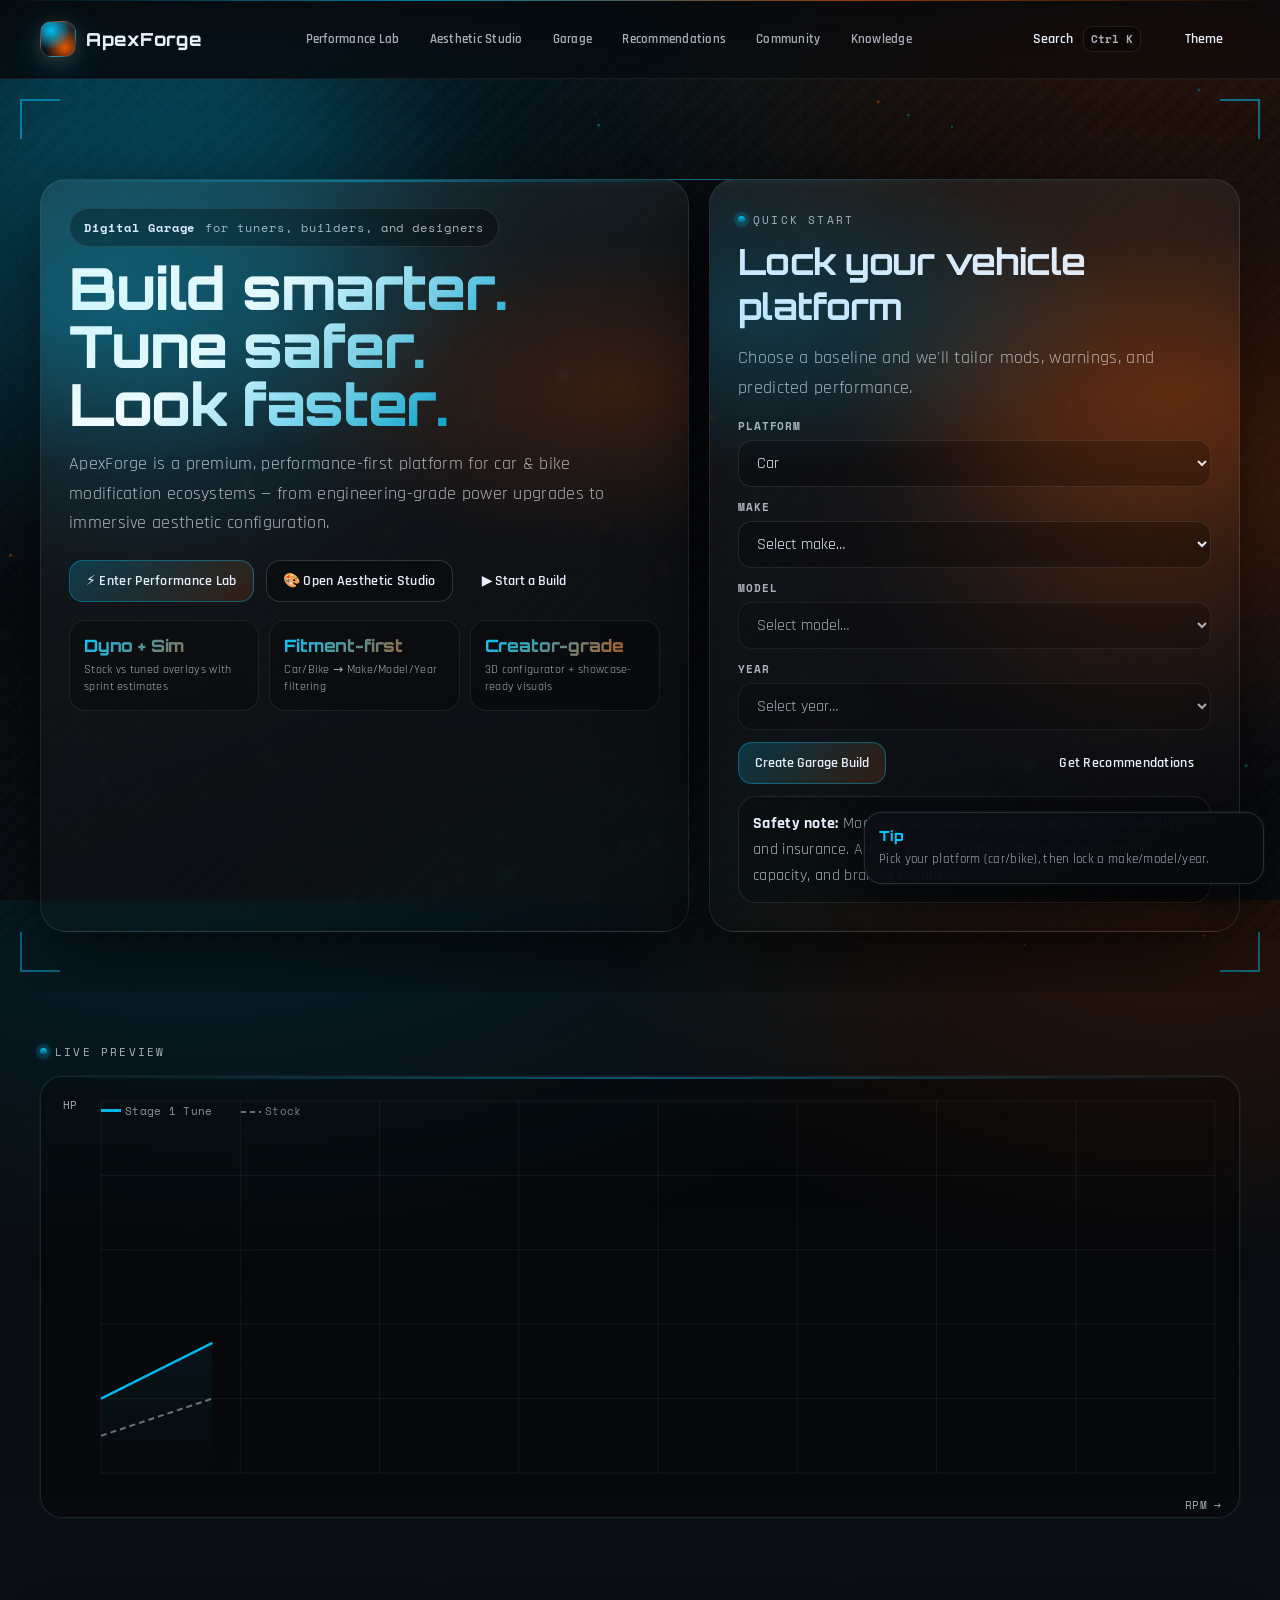
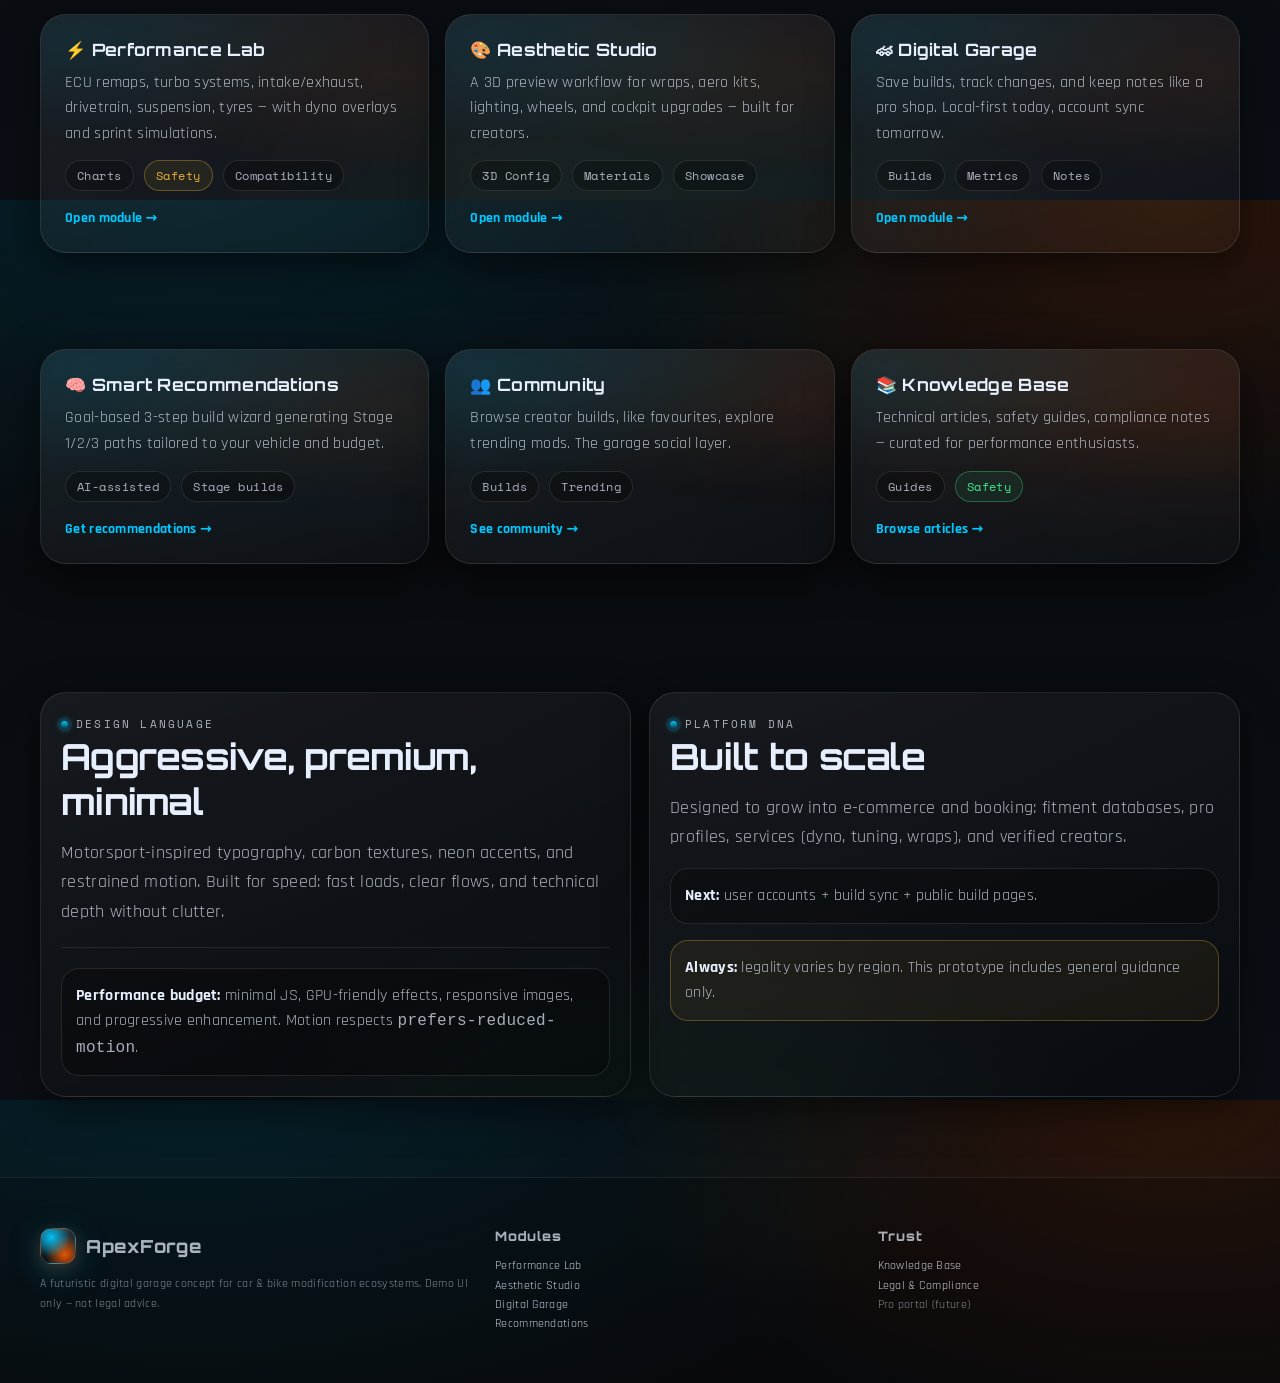
<file: apexforge/index.html>
<!doctype html>
<html lang="en" data-theme="dark">
<head>
  <meta charset="utf-8"/>
  <meta name="viewport" content="width=device-width,initial-scale=1"/>
  <meta name="description" content="ApexForge — Premium digital garage for performance tuning, dyno visualization, and aesthetic customization for car & bike enthusiasts."/>
  <meta name="theme-color" content="#07090c"/>
  <title>ApexForge — Digital Garage for Car & Bike Mods</title>
  <link rel="stylesheet" href="assets/styles.css"/>
</head>
<body>
<a class="skip-link" href="#content">Skip to content</a>

<header class="nav">
  <div class="container nav__inner">
    <a class="brand" href="index.html" aria-label="ApexForge Home">
      <span class="brand__mark" aria-hidden="true"></span>
      <span>ApexForge</span>
    </a>
    <nav class="nav__links" aria-label="Primary">
      <a href="performance.html">Performance Lab</a>
      <a href="aesthetic.html">Aesthetic Studio</a>
      <a href="garage.html">Garage</a>
      <a href="recommendations.html">Recommendations</a>
      <a href="community.html">Community</a>
      <a href="knowledge.html">Knowledge</a>
    </nav>
    <div class="nav__actions">
      <button class="btn btn--ghost" type="button" data-cmdk-open>Search <span class="kbd">Ctrl K</span></button>
      <button class="btn btn--ghost" type="button" data-theme-toggle>Theme</button>
      <button class="btn nav__menuBtn" type="button" data-drawer-open>Menu</button>
    </div>
  </div>
</header>

<div class="drawer" aria-hidden="true" data-drawer>
  <div class="drawer__panel" role="dialog" aria-modal="true" aria-label="Menu">
    <div class="row" style="align-items:center">
      <div class="brand"><span class="brand__mark" aria-hidden="true"></span><span>ApexForge</span></div>
      <button class="btn btn--ghost" type="button" data-drawer-close>Close</button>
    </div>
    <div class="drawer__links">
      <a href="performance.html">Performance Lab <span>ECU, dyno, simulations</span></a>
      <a href="aesthetic.html">Aesthetic Studio <span>3D configurator, wraps, aero</span></a>
      <a href="garage.html">Digital Garage <span>Save builds, track changes</span></a>
      <a href="recommendations.html">Recommendations <span>Track / street / touring</span></a>
      <a href="community.html">Community <span>Creator highlights, showcases</span></a>
      <a href="knowledge.html">Knowledge <span>Guides, safety, compliance</span></a>
      <a href="legal.html">Legal & Compliance <span>Road-use + safety notes</span></a>
    </div>
    <hr class="hr"/>
    <div class="notice">Tip: Press <span class="kbd">Ctrl K</span> to jump anywhere.</div>
  </div>
</div>

<div class="modal" aria-hidden="true" data-cmdk>
  <div class="modal__panel" role="dialog" aria-modal="true" aria-label="Search">
    <div class="modal__pad modal__top">
      <div>
        <div class="eyebrow"><span class="dot"></span>Command Search</div>
        <div class="modal__title">Jump to modules, builds, and tools</div>
      </div>
      <button class="btn btn--ghost" type="button" data-cmdk-close>Close</button>
    </div>
    <div class="modal__content">
      <div class="field">
        <label class="label" for="cmdk">Search</label>
        <input class="input" id="cmdk" data-cmdk-input placeholder="Type: dyno, wrap, garage…" autocomplete="off"/>
      </div>
      <div style="height:12px"></div>
      <div class="list" data-cmdk-list></div>
      <div style="height:12px"></div>
      <div class="small">Keyboard: <span class="kbd">Enter</span> opens top result, <span class="kbd">Esc</span> closes.</div>
    </div>
  </div>
</div>

<main id="content">
  <!-- Hero with particle canvas -->
  <section class="hero hero-cinematic" style="position:relative;overflow:hidden">
    <canvas id="heroCanvas" class="heroCanvas" aria-hidden="true"></canvas>
    <!-- Cinematic HUD corners -->
    <div class="hero-corner hero-corner--tl"></div>
    <div class="hero-corner hero-corner--tr"></div>
    <div class="hero-corner hero-corner--bl"></div>
    <div class="hero-corner hero-corner--br"></div>
    <div class="hero-scan"></div>
    <!-- Glow orbs -->
    <div class="orb orb--1"></div>
    <div class="orb orb--2"></div>

    <div class="container hero__grid">
      <div class="hero__panel">
        <div class="scanline"></div>
        <div class="hero__pad">
          <div class="kicker">
            <strong>Digital Garage</strong> for tuners, builders, and designers
          </div>
          <div class="h1">Build smarter.<br>Tune safer.<br>Look faster.</div>
          <p class="lead">ApexForge is a premium, performance-first platform for car & bike modification ecosystems — from engineering-grade power upgrades to immersive aesthetic configuration.</p>
          <div class="hero__actions">
            <a class="btn btn--primary" href="performance.html">⚡ Enter Performance Lab</a>
            <a class="btn" href="aesthetic.html">🎨 Open Aesthetic Studio</a>
            <button class="btn btn--ghost" type="button" data-start-demo>▶ Start a Build</button>
          </div>
          <div class="hero__stats">
            <div class="stat">
              <div class="stat__kpi">Dyno + Sim</div>
              <div class="stat__lbl">Stock vs tuned overlays with sprint estimates</div>
            </div>
            <div class="stat">
              <div class="stat__kpi">Fitment-first</div>
              <div class="stat__lbl">Car/Bike → Make/Model/Year filtering</div>
            </div>
            <div class="stat">
              <div class="stat__kpi">Creator-grade</div>
              <div class="stat__lbl">3D configurator + showcase-ready visuals</div>
            </div>
          </div>
        </div>
      </div>

      <div class="hero__panel">
        <div class="hero__pad">
          <div class="eyebrow"><span class="dot"></span>Quick Start</div>
          <div class="h2" style="margin-top:10px">Lock your vehicle platform</div>
          <p class="lead" style="margin-top:0">Choose a baseline and we'll tailor mods, warnings, and predicted performance.</p>
          <form class="form" data-vehicle-form style="margin-top:16px">
            <div class="field">
              <div class="label">Platform</div>
              <select class="select" data-vehicle="type"><option value="car">Car</option><option value="bike">Bike</option></select>
            </div>
            <div class="field">
              <div class="label">Make</div>
              <select class="select" data-vehicle="make"><option value="" selected>Select make…</option></select>
            </div>
            <div class="field">
              <div class="label">Model</div>
              <select class="select" data-vehicle="model" disabled><option value="" selected>Select model…</option></select>
            </div>
            <div class="field">
              <div class="label">Year</div>
              <select class="select" data-vehicle="year" disabled><option value="" selected>Select year…</option></select>
            </div>
            <div class="row" style="align-items:center">
              <button class="btn btn--primary" type="submit">Create Garage Build</button>
              <a class="btn btn--ghost" href="recommendations.html">Get Recommendations</a>
            </div>
          </form>
          <div style="height:12px"></div>
          <div class="notice">
            <strong>Safety note:</strong> Modding can affect emissions, warranty, reliability, and insurance. Always validate tunes with datalogs, cooling capacity, and braking capability.
          </div>
        </div>
      </div>
    </div>
  </section>

  <!-- Live Dyno Preview -->
  <section class="section--tight">
    <div class="container">
      <div class="eyebrow" style="margin-bottom:16px"><span class="dot"></span>Live Preview</div>
      <div class="canvasWrap" style="position:relative">
        <div class="scanline"></div>
        <canvas id="homeDyno" class="canvas--tall" aria-label="Demo dyno chart"></canvas>
      </div>
    </div>
  </section>

  <!-- Module cards -->
  <section class="section--tight">
    <div class="container">
      <div class="grid grid--3">
        <a class="card" href="performance.html">
          <div class="card__pad card__pad--lg">
            <div class="card__title">⚡ Performance Lab</div>
            <p class="card__desc">ECU remaps, turbo systems, intake/exhaust, drivetrain, suspension, tyres — with dyno overlays and sprint simulations.</p>
            <div class="card__meta">
              <span class="pill">Charts</span><span class="pill pill--warn">Safety</span><span class="pill">Compatibility</span>
            </div>
            <div class="card__link">Open module →</div>
          </div>
        </a>
        <a class="card" href="aesthetic.html">
          <div class="card__pad card__pad--lg">
            <div class="card__title">🎨 Aesthetic Studio</div>
            <p class="card__desc">A 3D preview workflow for wraps, aero kits, lighting, wheels, and cockpit upgrades — built for creators.</p>
            <div class="card__meta">
              <span class="pill">3D Config</span><span class="pill">Materials</span><span class="pill">Showcase</span>
            </div>
            <div class="card__link">Open module →</div>
          </div>
        </a>
        <a class="card" href="garage.html">
          <div class="card__pad card__pad--lg">
            <div class="card__title">🏎 Digital Garage</div>
            <p class="card__desc">Save builds, track changes, and keep notes like a pro shop. Local-first today, account sync tomorrow.</p>
            <div class="card__meta">
              <span class="pill">Builds</span><span class="pill">Metrics</span><span class="pill">Notes</span>
            </div>
            <div class="card__link">Open module →</div>
          </div>
        </a>
      </div>
    </div>
  </section>

  <!-- More modules -->
  <section class="section--tight">
    <div class="container">
      <div class="grid grid--3">
        <a class="card" href="recommendations.html">
          <div class="card__pad card__pad--lg">
            <div class="card__title">🧠 Smart Recommendations</div>
            <p class="card__desc">Goal-based 3-step build wizard generating Stage 1/2/3 paths tailored to your vehicle and budget.</p>
            <div class="card__meta"><span class="pill">AI-assisted</span><span class="pill">Stage builds</span></div>
            <div class="card__link">Get recommendations →</div>
          </div>
        </a>
        <a class="card" href="community.html">
          <div class="card__pad card__pad--lg">
            <div class="card__title">👥 Community</div>
            <p class="card__desc">Browse creator builds, like favourites, explore trending mods. The garage social layer.</p>
            <div class="card__meta"><span class="pill">Builds</span><span class="pill">Trending</span></div>
            <div class="card__link">See community →</div>
          </div>
        </a>
        <a class="card" href="knowledge.html">
          <div class="card__pad card__pad--lg">
            <div class="card__title">📚 Knowledge Base</div>
            <p class="card__desc">Technical articles, safety guides, compliance notes — curated for performance enthusiasts.</p>
            <div class="card__meta"><span class="pill">Guides</span><span class="pill pill--good">Safety</span></div>
            <div class="card__link">Browse articles →</div>
          </div>
        </a>
      </div>
    </div>
  </section>

  <!-- Platform section -->
  <section class="section">
    <div class="container split">
      <div class="panel">
        <div class="panel__pad">
          <div class="eyebrow"><span class="dot"></span>Design Language</div>
          <div class="h2">Aggressive, premium, minimal</div>
          <p class="lead" style="margin-top:0">Motorsport-inspired typography, carbon textures, neon accents, and restrained motion. Built for speed: fast loads, clear flows, and technical depth without clutter.</p>
          <hr class="hr"/>
          <div class="notice"><strong>Performance budget:</strong> minimal JS, GPU-friendly effects, responsive images, and progressive enhancement. Motion respects <code>prefers-reduced-motion</code>.</div>
        </div>
      </div>
      <div class="panel">
        <div class="panel__pad">
          <div class="eyebrow"><span class="dot"></span>Platform DNA</div>
          <div class="h2">Built to scale</div>
          <p class="lead" style="margin-top:0">Designed to grow into e-commerce and booking: fitment databases, pro profiles, services (dyno, tuning, wraps), and verified creators.</p>
          <div class="grid" style="margin-top:16px">
            <div class="notice"><strong>Next:</strong> user accounts + build sync + public build pages.</div>
            <div class="notice notice--warn"><strong>Always:</strong> legality varies by region. This prototype includes general guidance only.</div>
          </div>
        </div>
      </div>
    </div>
  </section>
</main>

<footer class="footer">
  <div class="container footer__grid">
    <div>
      <div class="brand"><span class="brand__mark" aria-hidden="true"></span><span>ApexForge</span></div>
      <p class="small" style="margin-top:10px">A futuristic digital garage concept for car & bike modification ecosystems. Demo UI only — not legal advice.</p>
    </div>
    <div>
      <div style="font-family:var(--display);font-weight:800;margin-bottom:12px;font-size:13px;letter-spacing:.06em">Modules</div>
      <div class="small">
        <a href="performance.html">Performance Lab</a><br/>
        <a href="aesthetic.html">Aesthetic Studio</a><br/>
        <a href="garage.html">Digital Garage</a><br/>
        <a href="recommendations.html">Recommendations</a>
      </div>
    </div>
    <div>
      <div style="font-family:var(--display);font-weight:800;margin-bottom:12px;font-size:13px;letter-spacing:.06em">Trust</div>
      <div class="small">
        <a href="knowledge.html">Knowledge Base</a><br/>
        <a href="legal.html">Legal & Compliance</a><br/>
        <span>Pro portal (future)</span>
      </div>
    </div>
  </div>
</footer>

<script src="assets/data.js"></script>
<script src="assets/app.js"></script>
<script src="assets/ui.js"></script>
<script src="assets/home.js"></script>
<script src="assets/perf.js"></script>
<script>
// Demo dyno chart for home page
(function(){
  const canvas = document.getElementById('homeDyno');
  if(!canvas) return;
  const ctx = canvas.getContext('2d');
  let animFrame = 0;
  
  function drawDyno(){
    const W = canvas.width = canvas.offsetWidth;
    const H = canvas.height = canvas.offsetHeight;
    ctx.clearRect(0,0,W,H);
    
    const pad = {l:60,r:24,t:24,b:44};
    const cw = W-pad.l-pad.r, ch = H-pad.t-pad.b;
    
    // Grid
    ctx.strokeStyle='rgba(255,255,255,.06)'; ctx.lineWidth=1;
    for(let i=0;i<=5;i++){
      const y = pad.t + (i/5)*ch;
      ctx.beginPath();ctx.moveTo(pad.l,y);ctx.lineTo(W-pad.r,y);ctx.stroke();
    }
    for(let i=0;i<=8;i++){
      const x = pad.l + (i/8)*cw;
      ctx.beginPath();ctx.moveTo(x,pad.t);ctx.lineTo(x,H-pad.b);ctx.stroke();
    }
    
    // Sample data: Toyota Supra
    const rpm_pts = [2000,2500,3000,3500,4000,4500,5000,5500,6000,6500,6800];
    const hp_stock = [180,210,260,300,320,330,335,330,320,300,280];
    const hp_tuned = [210,255,320,370,400,415,420,415,405,385,360];
    const tq_stock = [430,470,500,495,480,460,440,410,380,350,320];
    const tq_tuned = [520,570,610,610,590,570,550,520,485,450,415];
    
    const maxHP = 450, minHP = 150;
    
    function toX(i){ return pad.l + (i/(rpm_pts.length-1))*cw }
    function toY(val){ return pad.t + (1-(val-minHP)/(maxHP-minHP))*ch }
    
    // Animated progress (cycle 0..1)
    const progress = Math.min(1, animFrame/90);
    const pts = Math.max(2, Math.round(progress*(rpm_pts.length-1))+1);
    
    // Draw stock HP
    ctx.beginPath();
    for(let i=0;i<pts&&i<rpm_pts.length;i++){
      i===0?ctx.moveTo(toX(i),toY(hp_stock[i])):ctx.lineTo(toX(i),toY(hp_stock[i]));
    }
    ctx.strokeStyle='rgba(231,238,252,.45)';ctx.lineWidth=2;ctx.setLineDash([6,4]);ctx.stroke();ctx.setLineDash([]);
    
    // Draw tuned HP
    ctx.beginPath();
    for(let i=0;i<pts&&i<rpm_pts.length;i++){
      i===0?ctx.moveTo(toX(i),toY(hp_tuned[i])):ctx.lineTo(toX(i),toY(hp_tuned[i]));
    }
    ctx.strokeStyle='rgba(0,200,255,.9)';ctx.lineWidth=2.5;ctx.stroke();
    
    // Fill under tuned
    ctx.beginPath();
    for(let i=0;i<pts&&i<rpm_pts.length;i++){
      i===0?ctx.moveTo(toX(i),toY(hp_tuned[i])):ctx.lineTo(toX(i),toY(hp_tuned[i]));
    }
    ctx.lineTo(toX(Math.min(pts-1,rpm_pts.length-1)),H-pad.b);
    ctx.lineTo(pad.l,H-pad.b);
    ctx.closePath();
    const g=ctx.createLinearGradient(0,pad.t,0,H-pad.b);
    g.addColorStop(0,'rgba(0,200,255,.18)');g.addColorStop(1,'rgba(0,200,255,.0)');
    ctx.fillStyle=g;ctx.fill();
    
    // Labels
    ctx.fillStyle='rgba(231,238,252,.7)';ctx.font='11px Space Mono, monospace';
    ctx.fillText('RPM →', W-pad.r-30, H-pad.b+36);
    ctx.fillText('HP', pad.l-38, pad.t+8);
    
    // Legend
    ctx.fillStyle='rgba(0,200,255,.9)';ctx.fillRect(pad.l,pad.t+8,20,3);
    ctx.fillStyle='rgba(231,238,252,.6)';ctx.font='11px Space Mono, monospace';
    ctx.fillText('Stage 1 Tune', pad.l+24, pad.t+14);
    
    ctx.strokeStyle='rgba(231,238,252,.45)';ctx.lineWidth=2;ctx.setLineDash([5,4]);
    ctx.beginPath();ctx.moveTo(pad.l+140,pad.t+11);ctx.lineTo(pad.l+160,pad.t+11);ctx.stroke();ctx.setLineDash([]);
    ctx.fillStyle='rgba(231,238,252,.5)';ctx.fillText('Stock', pad.l+164, pad.t+14);
    
    // Gain callout (after animation completes)
    if(progress>0.95){
      const gainHp = hp_tuned[hp_tuned.length-1] - hp_stock[hp_stock.length-1];
      const ix = rpm_pts.length-1;
      ctx.fillStyle='rgba(0,200,255,1)';
      ctx.font='bold 13px Space Mono, monospace';
      ctx.fillText(`+${gainHp}hp`, toX(ix)-42, toY(hp_tuned[ix])-12);
    }
    
    animFrame++;
    if(animFrame < 120) requestAnimationFrame(drawDyno);
  }
  
  // Start after short delay
  setTimeout(()=>{ animFrame=0; drawDyno(); }, 400);
  window.addEventListener('resize', ()=>{ animFrame=0; drawDyno(); });
})();

// Particle canvas background
(function(){
  const canvas = document.getElementById('heroCanvas');
  if(!canvas) return;
  const ctx = canvas.getContext('2d');
  let W, H, particles = [];
  
  function resize(){
    W = canvas.width = canvas.offsetWidth;
    H = canvas.height = canvas.offsetHeight;
  }
  
  function Particle(){
    this.x = Math.random()*W;
    this.y = Math.random()*H;
    this.vx = (Math.random()-.5)*.4;
    this.vy = (Math.random()-.5)*.4;
    this.r = Math.random()*1.5+.5;
    this.alpha = Math.random()*.6+.2;
    this.color = Math.random() > .5 ? '0,200,255' : '255,92,0';
  }
  Particle.prototype.update = function(){
    this.x+=this.vx; this.y+=this.vy;
    if(this.x<0||this.x>W) this.vx*=-1;
    if(this.y<0||this.y>H) this.vy*=-1;
  };
  
  function init(){
    resize();
    particles = Array.from({length:80},()=>new Particle());
  }
  
  function draw(){
    ctx.clearRect(0,0,W,H);
    // Draw connections
    for(let i=0;i<particles.length;i++){
      for(let j=i+1;j<particles.length;j++){
        const dx=particles[i].x-particles[j].x, dy=particles[i].y-particles[j].y;
        const d=Math.sqrt(dx*dx+dy*dy);
        if(d<120){
          ctx.beginPath();
          ctx.moveTo(particles[i].x,particles[i].y);
          ctx.lineTo(particles[j].x,particles[j].y);
          ctx.strokeStyle=`rgba(0,200,255,${.12*(1-d/120)})`;
          ctx.lineWidth=.6;
          ctx.stroke();
        }
      }
      particles[i].update();
      ctx.beginPath();
      ctx.arc(particles[i].x,particles[i].y,particles[i].r,0,Math.PI*2);
      ctx.fillStyle=`rgba(${particles[i].color},${particles[i].alpha})`;
      ctx.fill();
    }
    requestAnimationFrame(draw);
  }
  
  init();
  draw();
  window.addEventListener('resize', ()=>{resize(); particles.forEach(p=>{p.x=Math.min(p.x,W);p.y=Math.min(p.y,H)})});
})();
</script>
</body>
</html>
</file>
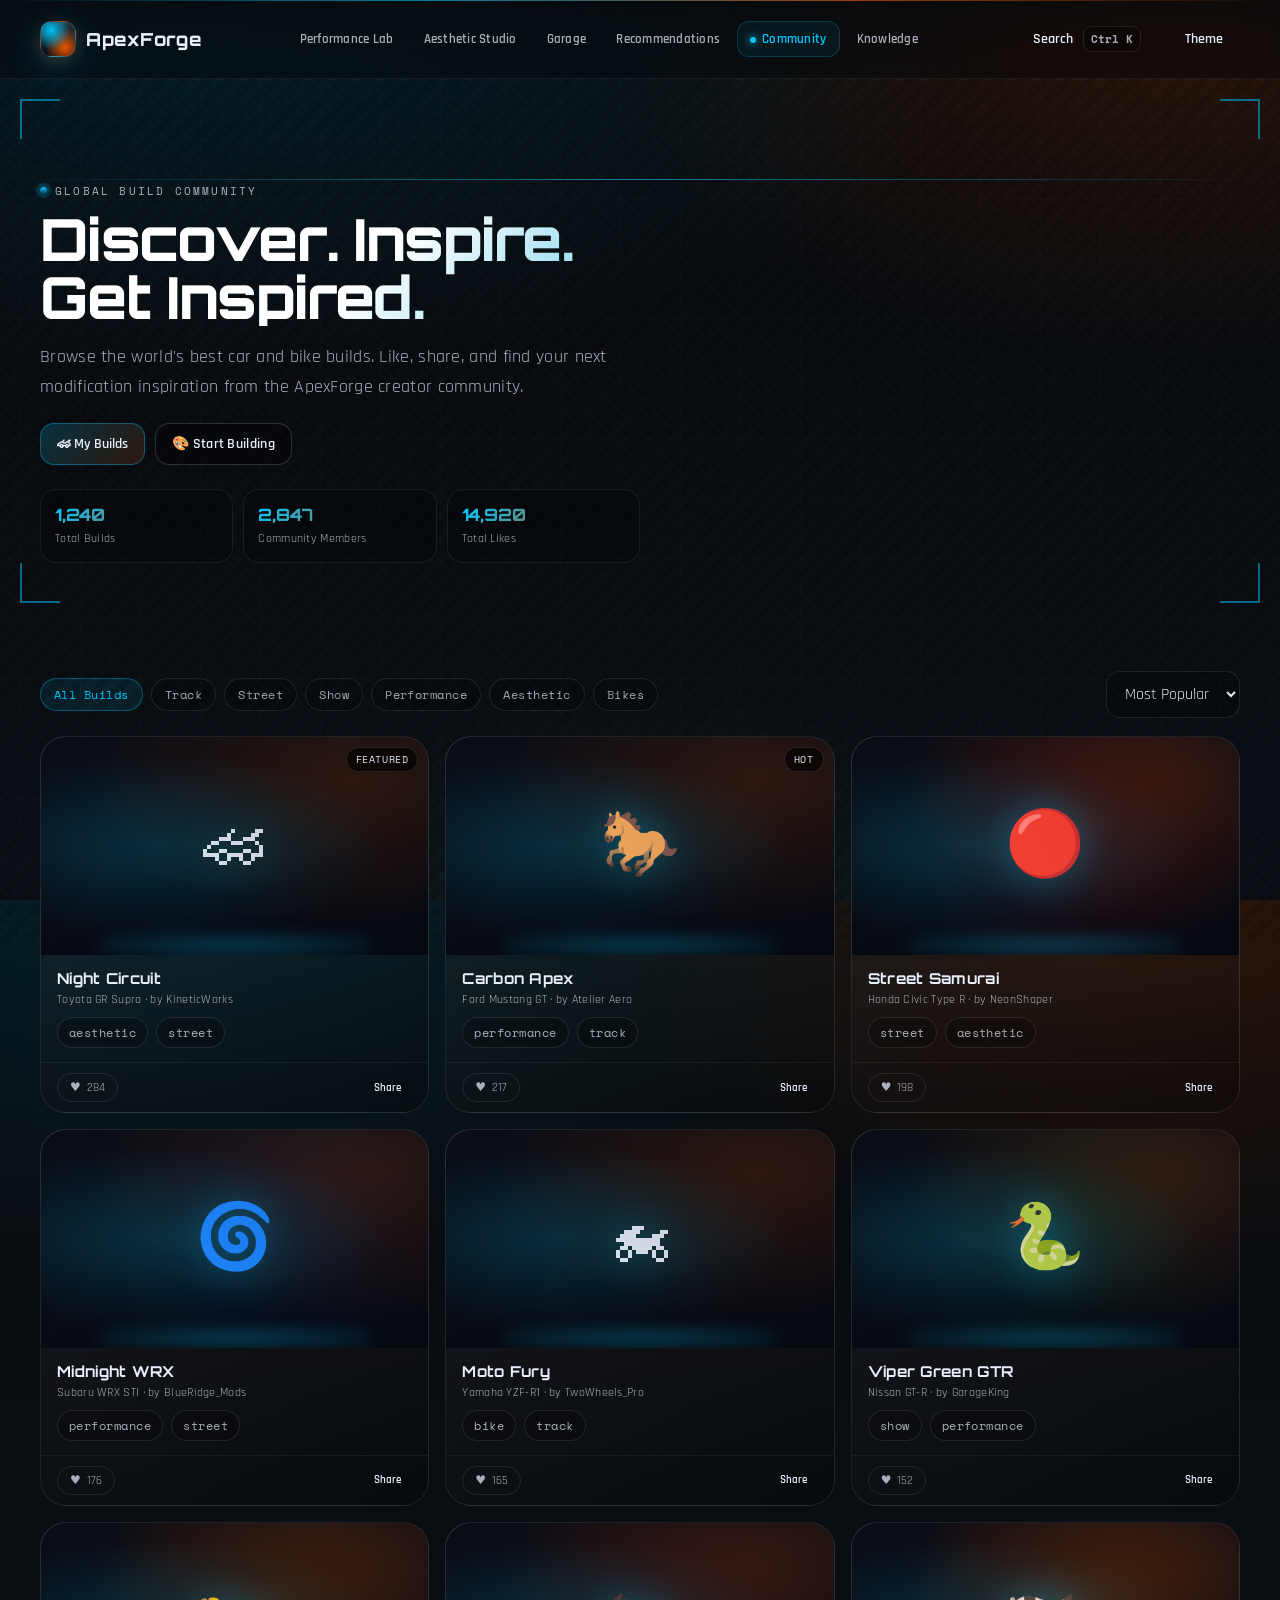
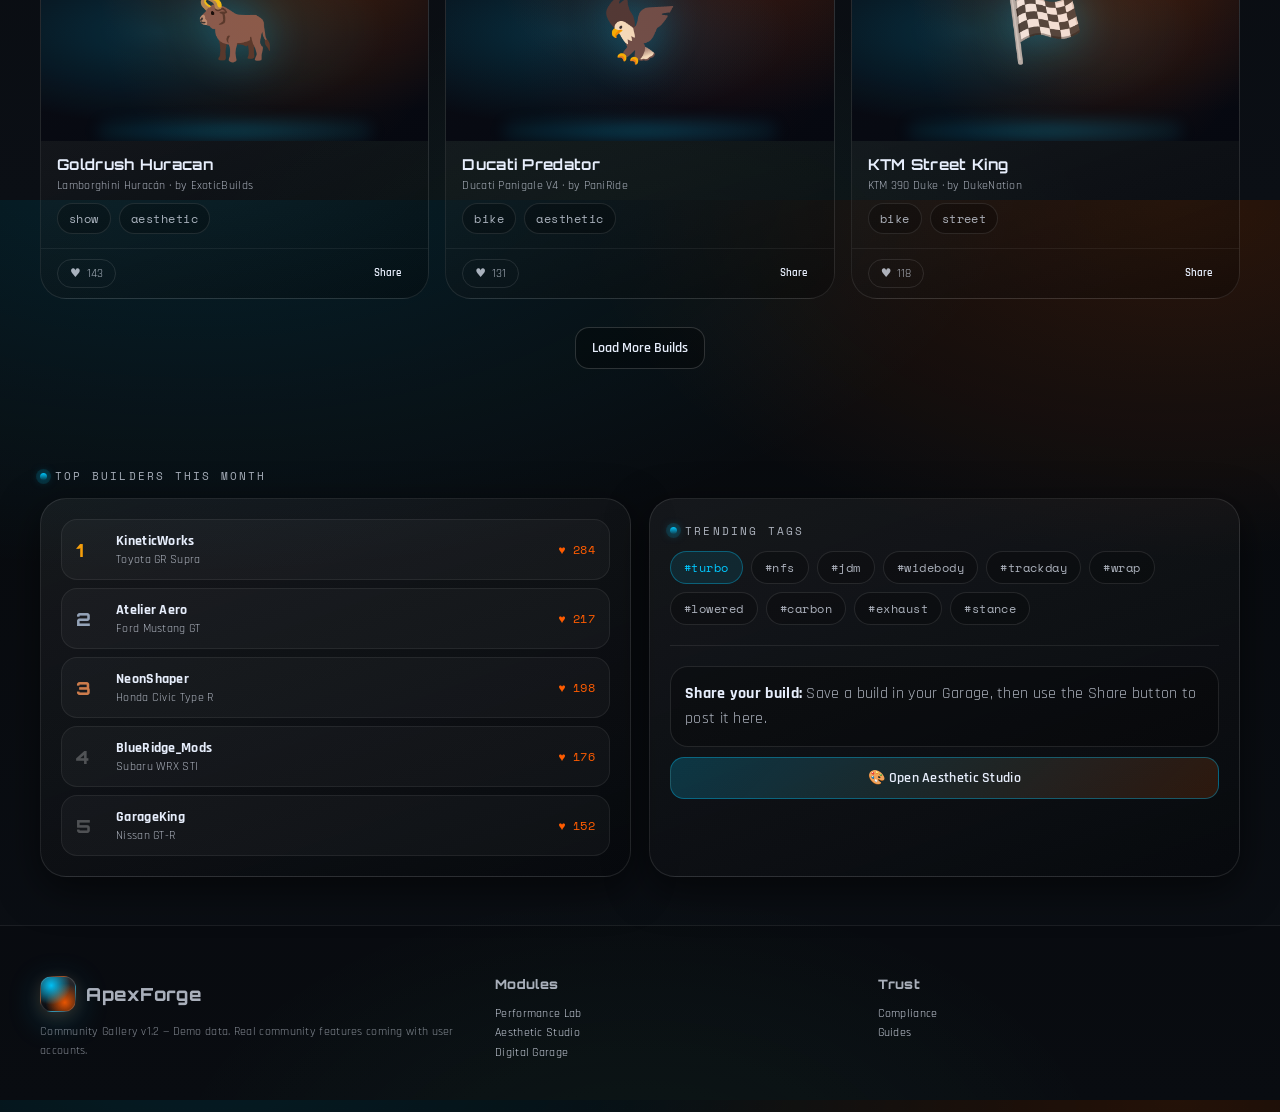
<file: apexforge/community.html>
<!doctype html>
<html lang="en" data-theme="dark">
<head>
  <meta charset="utf-8"/>
  <meta name="viewport" content="width=device-width,initial-scale=1"/>
  <meta name="description" content="ApexForge Community — Browse, like, and discover the best car & bike builds from the global ApexForge community."/>
  <meta name="theme-color" content="#07090c"/>
  <title>Community — ApexForge</title>
  <link rel="stylesheet" href="assets/styles.css"/>
</head>
<body>
<a class="skip-link" href="#content">Skip to content</a>

<header class="nav">
  <div class="container nav__inner">
    <a class="brand" href="index.html"><span class="brand__mark" aria-hidden="true"></span><span>ApexForge</span></a>
    <nav class="nav__links" aria-label="Primary">
      <a href="performance.html">Performance Lab</a>
      <a href="aesthetic.html">Aesthetic Studio</a>
      <a href="garage.html">Garage</a>
      <a href="recommendations.html">Recommendations</a>
      <a href="community.html" aria-current="page">Community</a>
      <a href="knowledge.html">Knowledge</a>
    </nav>
    <div class="nav__actions">
      <button class="btn btn--ghost" type="button" data-cmdk-open>Search <span class="kbd">Ctrl K</span></button>
      <button class="btn btn--ghost" type="button" data-theme-toggle>Theme</button>
      <button class="btn nav__menuBtn" type="button" data-drawer-open>Menu</button>
    </div>
  </div>
</header>

<div class="drawer" aria-hidden="true" data-drawer>
  <div class="drawer__panel" role="dialog" aria-modal="true" aria-label="Menu">
    <div class="row" style="align-items:center">
      <div class="brand"><span class="brand__mark"></span><span>ApexForge</span></div>
      <button class="btn btn--ghost" type="button" data-drawer-close>Close</button>
    </div>
    <div class="drawer__links">
      <a href="performance.html">Performance Lab <span>ECU, dyno, simulations</span></a>
      <a href="aesthetic.html">Aesthetic Studio <span>3D configurator, wraps, aero</span></a>
      <a href="garage.html">Digital Garage <span>Save builds, track changes</span></a>
      <a href="recommendations.html">Recommendations <span>Track / street / touring</span></a>
      <a href="community.html">Community <span>Creator highlights, showcases</span></a>
      <a href="knowledge.html">Knowledge <span>Guides, safety, compliance</span></a>
    </div>
    <hr class="hr"/>
    <div class="notice">Press <span class="kbd">Ctrl K</span> to jump anywhere.</div>
  </div>
</div>

<div class="modal" aria-hidden="true" data-cmdk>
  <div class="modal__panel" role="dialog" aria-modal="true" aria-label="Search">
    <div class="modal__pad modal__top">
      <div><div class="eyebrow"><span class="dot"></span>Command Search</div><div class="modal__title">Jump anywhere</div></div>
      <button class="btn btn--ghost" type="button" data-cmdk-close>Close</button>
    </div>
    <div class="modal__content">
      <div class="field"><label class="label" for="cmdk">Search</label><input class="input" id="cmdk" data-cmdk-input placeholder="Type: dyno, garage…" autocomplete="off"/></div>
      <div style="height:12px"></div><div class="list" data-cmdk-list></div>
    </div>
  </div>
</div>

<main id="content">

  <!-- Hero -->
  <section class="hero-cinematic hero">
    <div class="hero-scan"></div>
    <div class="hero-corner hero-corner--tl"></div>
    <div class="hero-corner hero-corner--tr"></div>
    <div class="hero-corner hero-corner--bl"></div>
    <div class="hero-corner hero-corner--br"></div>
    <div class="container">
      <div class="eyebrow"><span class="dot"></span>Global Build Community</div>
      <div class="h1" style="margin-top:10px">Discover. Inspire.<br>Get Inspired.</div>
      <p class="lead">Browse the world's best car and bike builds. Like, share, and find your next modification inspiration from the ApexForge creator community.</p>
      <div style="margin-top:22px;display:flex;gap:10px;flex-wrap:wrap">
        <button class="btn btn--primary" id="showMyBuildsBtn">🏎 My Builds</button>
        <a class="btn" href="aesthetic.html">🎨 Start Building</a>
      </div>
      <!-- Stats strip -->
      <div class="hero__stats" style="max-width:600px;margin-top:24px">
        <div class="stat"><div class="stat__kpi" id="statBuilds">0</div><div class="stat__lbl">Total Builds</div></div>
        <div class="stat"><div class="stat__kpi">2,847</div><div class="stat__lbl">Community Members</div></div>
        <div class="stat"><div class="stat__kpi">14,920</div><div class="stat__lbl">Total Likes</div></div>
      </div>
    </div>
  </section>

  <!-- Leaderboard + Filters -->
  <section class="section--tight">
    <div class="container split" style="align-items:start">

      <!-- Left: Gallery -->
      <div style="grid-column:1 / -1">
        <!-- Filter tags -->
        <div style="display:flex;gap:12px;align-items:center;flex-wrap:wrap;margin-bottom:18px">
          <div class="tag-strip" id="filterTags">
            <button class="tag active" data-filter="all">All Builds</button>
            <button class="tag" data-filter="track">Track</button>
            <button class="tag" data-filter="street">Street</button>
            <button class="tag" data-filter="show">Show</button>
            <button class="tag" data-filter="performance">Performance</button>
            <button class="tag" data-filter="aesthetic">Aesthetic</button>
            <button class="tag" data-filter="bike">Bikes</button>
          </div>
          <div style="margin-left:auto;display:flex;gap:8px">
            <select class="select" style="max-width:150px" id="sortSelect">
              <option value="popular">Most Popular</option>
              <option value="newest">Newest First</option>
              <option value="featured">Featured</option>
            </select>
          </div>
        </div>

        <!-- Gallery grid -->
        <div class="gallery-grid" id="communityGallery">
          <!-- Injected by JS -->
        </div>

        <div style="height:28px"></div>
        <div style="text-align:center">
          <button class="btn" id="loadMoreBtn">Load More Builds</button>
        </div>
      </div>
    </div>
  </section>

  <!-- Top Builders Leaderboard -->
  <section class="section--tight">
    <div class="container">
      <div class="eyebrow" style="margin-bottom:14px"><span class="dot"></span>Top Builders This Month</div>
      <div class="split">
        <div class="panel">
          <div class="panel__pad">
            <div class="list" id="leaderboard" style="gap:8px"></div>
          </div>
        </div>
        <div class="panel">
          <div class="panel__pad">
            <div class="eyebrow" style="margin-bottom:12px"><span class="dot"></span>Trending Tags</div>
            <div class="tag-strip" style="gap:8px">
              <span class="tag active">#turbo</span><span class="tag">#nfs</span>
              <span class="tag">#jdm</span><span class="tag">#widebody</span>
              <span class="tag">#trackday</span><span class="tag">#wrap</span>
              <span class="tag">#lowered</span><span class="tag">#carbon</span>
              <span class="tag">#exhaust</span><span class="tag">#stance</span>
            </div>
            <hr class="hr"/>
            <div class="notice">
              <strong>Share your build:</strong> Save a build in your Garage, then use the Share button to post it here.
            </div>
            <div style="height:10px"></div>
            <a class="btn btn--primary" href="aesthetic.html" style="width:100%;justify-content:center">🎨 Open Aesthetic Studio</a>
          </div>
        </div>
      </div>
    </div>
  </section>

</main>

<footer class="footer">
  <div class="container footer__grid">
    <div>
      <div class="brand"><span class="brand__mark"></span><span>ApexForge</span></div>
      <p class="small" style="margin-top:10px">Community Gallery v1.2 — Demo data. Real community features coming with user accounts.</p>
    </div>
    <div>
      <div style="font-family:var(--display);font-weight:800;margin-bottom:12px;font-size:13px">Modules</div>
      <div class="small">
        <a href="performance.html">Performance Lab</a><br/>
        <a href="aesthetic.html">Aesthetic Studio</a><br/>
        <a href="garage.html">Digital Garage</a>
      </div>
    </div>
    <div>
      <div style="font-family:var(--display);font-weight:800;margin-bottom:12px;font-size:13px">Trust</div>
      <div class="small"><a href="legal.html">Compliance</a><br/><a href="knowledge.html">Guides</a></div>
    </div>
  </div>
</footer>

<script src="assets/data.js"></script>
<script src="assets/app.js"></script>
<script src="assets/ui.js"></script>
<script src="assets/community.js"></script>
<script>
// ── Community Gallery v1.2 ──────────────────────────────────────────────────
(function(){
  const gallery = document.getElementById('communityGallery');
  const lb = document.getElementById('leaderboard');
  const { readBuilds } = window.DG;
  const { vehicles } = window.DG_DATA;

  // Stat counter animation
  function animCount(el, to, duration) {
    let start = 0;
    const step = to / (duration / 16);
    const timer = setInterval(() => {
      start = Math.min(start + step, to);
      el.textContent = Math.round(start).toLocaleString();
      if (start >= to) clearInterval(timer);
    }, 16);
  }
  const statEl = document.getElementById('statBuilds');
  const savedCount = readBuilds().length;
  if (statEl) animCount(statEl, 1240 + savedCount, 1200);

  // Demo build data
  const DEMO_BUILDS = [
    { id:1, name:'Night Circuit', car:'Toyota GR Supra', color:'#0a0c0f', tags:['aesthetic','street'], likes:284, creator:'KineticWorks', emoji:'🏎', badge:'FEATURED', filter:'street aesthetic' },
    { id:2, name:'Carbon Apex', car:'Ford Mustang GT', color:'#141414', tags:['performance','track'], likes:217, creator:'Atelier Aero', emoji:'🐎', badge:'HOT', filter:'track performance' },
    { id:3, name:'Street Samurai', car:'Honda Civic Type R', color:'#CC1111', tags:['street','aesthetic'], likes:198, creator:'NeonShaper', emoji:'🔴', badge:'', filter:'street aesthetic' },
    { id:4, name:'Midnight WRX', car:'Subaru WRX STI', color:'#003080', tags:['performance','street'], likes:176, creator:'BlueRidge_Mods', emoji:'🌀', badge:'', filter:'performance street' },
    { id:5, name:'Moto Fury', car:'Yamaha YZF-R1', color:'#111111', tags:['bike','track'], likes:165, creator:'TwoWheels_Pro', emoji:'🏍', badge:'', filter:'bike track' },
    { id:6, name:'Viper Green GTR', car:'Nissan GT-R', color:'#166534', tags:['show','performance'], likes:152, creator:'GarageKing', emoji:'🐍', badge:'', filter:'show performance' },
    { id:7, name:'Goldrush Huracan', car:'Lamborghini Huracán', color:'#B45309', tags:['show','aesthetic'], likes:143, creator:'ExoticBuilds', emoji:'🐂', badge:'', filter:'show aesthetic' },
    { id:8, name:'Ducati Predator', car:'Ducati Panigale V4', color:'#7C1D1D', tags:['bike','aesthetic'], likes:131, creator:'PaniRide', emoji:'🦅', badge:'', filter:'bike aesthetic' },
    { id:9, name:'KTM Street King', car:'KTM 390 Duke', color:'#FF5C00', tags:['bike','street'], likes:118, creator:'DukeNation', emoji:'🏁', badge:'', filter:'bike street' },
  ];

  function buildCard(b) {
    const div = document.createElement('div');
    div.className = 'build-card';
    div.dataset.filter = b.filter;
    div.innerHTML = `
      <div class="build-card__thumb">
        <div class="build-card__thumb-car">${b.emoji}</div>
        <div class="build-card__thumb-glow"></div>
        ${b.badge ? `<div class="build-card__badge">${b.badge}</div>` : ''}
        <div style="position:absolute;inset:0;background:radial-gradient(circle at 60% 40%,${b.color}22,transparent 65%)"></div>
      </div>
      <div class="build-card__body">
        <div class="build-card__name">${b.name}</div>
        <div class="build-card__sub">${b.car} · by ${b.creator}</div>
        <div class="build-card__meta">
          ${b.tags.map(t=>`<span class="pill">${t}</span>`).join('')}
        </div>
      </div>
      <div class="build-card__actions">
        <button class="like-btn" data-liked="false" data-count="${b.likes}">
          <span class="like-icon">♥</span>
          <span class="like-count">${b.likes}</span>
        </button>
        <button class="btn btn--ghost" style="font-size:11px;padding:6px 10px">Share</button>
      </div>`;
    
    // Like toggle
    const likeBtn = div.querySelector('.like-btn');
    likeBtn.addEventListener('click', () => {
      const liked = likeBtn.dataset.liked === 'true';
      const count = parseInt(likeBtn.dataset.count);
      const newCount = liked ? count - 1 : count + 1;
      likeBtn.dataset.liked = (!liked).toString();
      likeBtn.dataset.count = newCount;
      likeBtn.querySelector('.like-count').textContent = newCount;
      likeBtn.classList.toggle('liked', !liked);
      window.DG?.toast('Community', liked ? 'Like removed.' : `You liked "${b.name}".`);
    });
    return div;
  }

  function renderGallery(filter) {
    if (!gallery) return;
    gallery.innerHTML = '';
    const filtered = filter === 'all' ? DEMO_BUILDS : DEMO_BUILDS.filter(b => b.filter.includes(filter));
    filtered.forEach(b => gallery.appendChild(buildCard(b)));
  }
  renderGallery('all');

  // Filter tags
  document.querySelectorAll('[data-filter]').forEach(tag => {
    tag.addEventListener('click', () => {
      document.querySelectorAll('[data-filter]').forEach(t => t.classList.remove('active'));
      tag.classList.add('active');
      renderGallery(tag.dataset.filter);
    });
  });

  // Leaderboard
  const TOP_BUILDERS = [
    { name:'KineticWorks', car:'Toyota GR Supra', likes:284, rank:1 },
    { name:'Atelier Aero', car:'Ford Mustang GT', likes:217, rank:2 },
    { name:'NeonShaper', car:'Honda Civic Type R', likes:198, rank:3 },
    { name:'BlueRidge_Mods', car:'Subaru WRX STI', likes:176, rank:4 },
    { name:'GarageKing', car:'Nissan GT-R', likes:152, rank:5 },
  ];
  const rankClass = ['gold','silver','bronze','',''];
  TOP_BUILDERS.forEach((b, i) => {
    const row = document.createElement('div');
    row.className = 'lb-row';
    row.innerHTML = `
      <div class="lb-rank ${rankClass[i]}">${b.rank}</div>
      <div class="lb-info">
        <div class="lb-name">${b.name}</div>
        <div class="lb-car">${b.car}</div>
      </div>
      <div class="lb-likes">♥ ${b.likes}</div>`;
    lb?.appendChild(row);
  });

  // Load more (demo — just reshuffles)
  document.getElementById('loadMoreBtn')?.addEventListener('click', function() {
    this.textContent = 'All builds loaded';
    this.disabled = true;
    window.DG?.toast('Community', 'All current builds are displayed.');
  });

  // My builds button
  document.getElementById('showMyBuildsBtn')?.addEventListener('click', () => {
    window.location.href = 'garage.html';
  });
})();
</script>
</body>
</html>
</file>
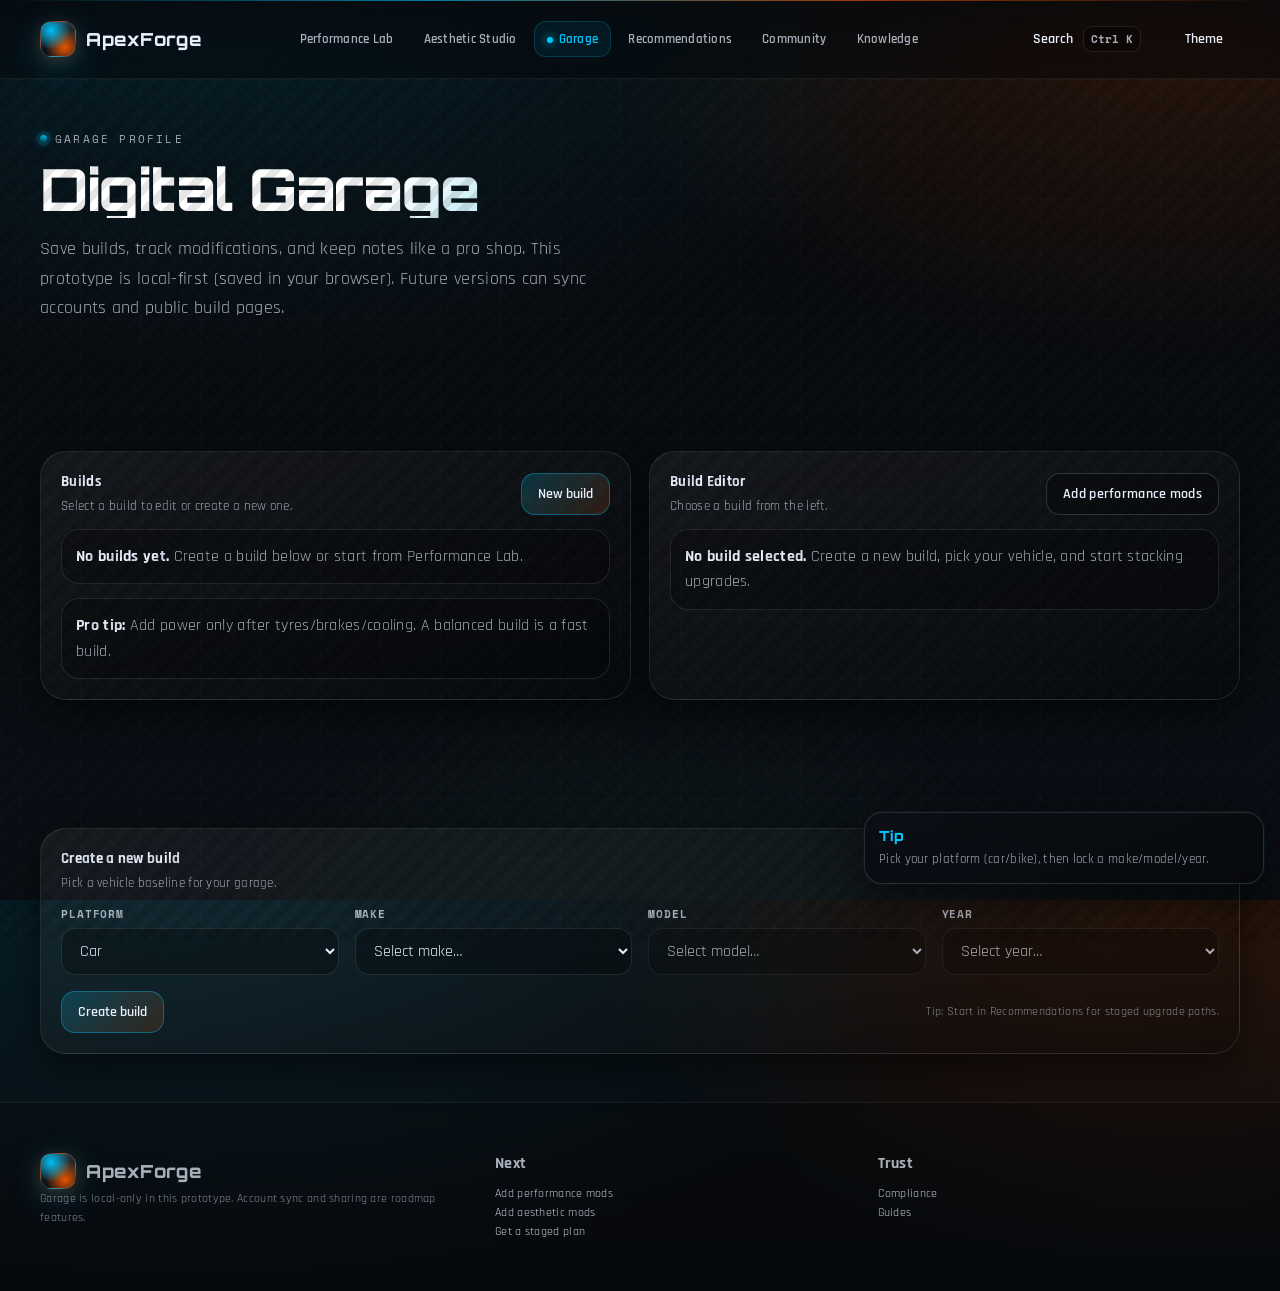
<file: apexforge/garage.html>
<!doctype html>
<html lang="en" data-theme="dark">
  <head>
    <meta charset="utf-8" />
    <meta name="viewport" content="width=device-width,initial-scale=1" />
    <meta name="description" content="Save builds, track mods, and keep your digital garage organized." />
    <meta name="theme-color" content="#07090c" />
    <title>Digital Garage — ApexForge</title>
    <link rel="stylesheet" href="assets/styles.css" />
  </head>
  <body>
    <a class="skip-link" href="#content">Skip to content</a>

    <header class="nav">
      <div class="container nav__inner">
        <a class="brand" href="index.html" aria-label="ApexForge Home">
          <span class="brand__mark" aria-hidden="true"></span>
          <span>ApexForge</span>
        </a>

        <nav class="nav__links" aria-label="Primary">
          <a href="performance.html">Performance Lab</a>
          <a href="aesthetic.html">Aesthetic Studio</a>
          <a href="garage.html" aria-current="page">Garage</a>
          <a href="recommendations.html">Recommendations</a>
          <a href="community.html">Community</a>
          <a href="knowledge.html">Knowledge</a>
        </nav>

        <div class="nav__actions">
          <button class="btn btn--ghost" type="button" data-cmdk-open>
            Search <span class="kbd">Ctrl K</span>
          </button>
          <button class="btn btn--ghost" type="button" data-theme-toggle>Theme</button>
          <button class="btn nav__menuBtn" type="button" data-drawer-open>Menu</button>
        </div>
      </div>
    </header>

    <div class="drawer" aria-hidden="true" data-drawer>
      <div class="drawer__panel" role="dialog" aria-modal="true" aria-label="Menu">
        <div class="row" style="align-items: center">
          <div class="brand">
            <span class="brand__mark" aria-hidden="true"></span>
            <span>ApexForge</span>
          </div>
          <button class="btn btn--ghost" type="button" data-drawer-close>Close</button>
        </div>
        <div class="drawer__links">
          <a href="performance.html">Performance Lab <span>ECU, dyno, simulations</span></a>
          <a href="aesthetic.html">Aesthetic Studio <span>3D configurator, wraps, aero</span></a>
          <a href="garage.html">Digital Garage <span>Save builds, track changes</span></a>
          <a href="recommendations.html">Recommendations <span>Track / street / touring</span></a>
          <a href="community.html">Community <span>Creator highlights, showcases</span></a>
          <a href="knowledge.html">Knowledge <span>Guides, safety, compliance</span></a>
          <a href="legal.html">Legal & Compliance <span>Road-use + safety notes</span></a>
        </div>
        <hr class="hr" />
        <div class="notice">
          Tip: Press <span class="kbd">Ctrl K</span> to jump anywhere.
        </div>
      </div>
    </div>

    <div class="modal" aria-hidden="true" data-cmdk>
      <div class="modal__panel" role="dialog" aria-modal="true" aria-label="Search">
        <div class="modal__pad modal__top">
          <div>
            <div class="eyebrow"><span class="dot"></span>Command Search</div>
            <div class="modal__title">Jump to modules, builds, and tools</div>
          </div>
          <button class="btn btn--ghost" type="button" data-cmdk-close>Close</button>
        </div>
        <div class="modal__content">
          <div class="field">
            <label class="label" for="cmdk">Search</label>
            <input
              class="input"
              id="cmdk"
              data-cmdk-input
              placeholder="Type: build, supra, wrap…"
              autocomplete="off"
            />
          </div>
          <div style="height: 12px"></div>
          <div class="list" data-cmdk-list></div>
        </div>
      </div>
    </div>

    <main id="content">
      <section class="section section--tight">
        <div class="container">
          <div class="eyebrow"><span class="dot"></span>Garage Profile</div>
          <div class="h1" style="margin-top: 12px">Digital Garage</div>
          <p class="lead" style="margin-top: 0">
            Save builds, track modifications, and keep notes like a pro shop. This prototype is local-first (saved in
            your browser). Future versions can sync accounts and public build pages.
          </p>
        </div>
      </section>

      <section class="section">
        <div class="container split">
          <div class="panel">
            <div class="panel__pad">
              <div class="row" style="align-items: center">
                <div class="row__left">
                  <div class="row__title">Builds</div>
                  <div class="row__sub">Select a build to edit or create a new one.</div>
                </div>
                <div class="row__right">
                  <button class="btn btn--primary" type="button" data-new-build>New build</button>
                </div>
              </div>

              <div style="height: 12px"></div>
              <div class="list" data-build-list></div>

              <div style="height: 14px"></div>
              <div class="notice">
                <strong>Pro tip:</strong> Add power only after tyres/brakes/cooling. A balanced build is a fast build.
              </div>
            </div>
          </div>

          <div class="panel">
            <div class="panel__pad">
              <div class="row" style="align-items: center">
                <div class="row__left">
                  <div class="row__title">Build Editor</div>
                  <div class="row__sub" data-build-sub>Choose a build from the left.</div>
                </div>
                <div class="row__right">
                  <a class="btn" href="performance.html">Add performance mods</a>
                </div>
              </div>

              <div style="height: 12px"></div>
              <div data-build-empty class="notice">
                <strong>No build selected.</strong> Create a new build, pick your vehicle, and start stacking upgrades.
              </div>

              <div data-build-editor style="display: none">
                <div class="grid grid--2">
                  <div class="field">
                    <div class="label">Build name</div>
                    <input class="input" data-build-name placeholder="My Build" />
                  </div>
                  <div class="field">
                    <div class="label">Usage</div>
                    <select class="select" data-build-usage>
                      <option value="street" selected>Street</option>
                      <option value="track">Track</option>
                      <option value="touring">Touring</option>
                    </select>
                  </div>
                </div>

                <div style="height: 12px"></div>
                <div class="notice" data-build-vehicle>—</div>

                <div style="height: 12px"></div>
                <div class="grid grid--3" aria-label="Predicted metrics">
                  <div class="stat">
                    <div class="stat__kpi" data-metric="hp">—</div>
                    <div class="stat__lbl">Estimated HP</div>
                  </div>
                  <div class="stat">
                    <div class="stat__kpi" data-metric="tq">—</div>
                    <div class="stat__lbl">Estimated Torque (Nm)</div>
                  </div>
                  <div class="stat">
                    <div class="stat__kpi" data-metric="0100">—</div>
                    <div class="stat__lbl">0–100 km/h (sec)</div>
                  </div>
                </div>

                <div style="height: 14px"></div>
                <div class="row">
                  <div class="row__left">
                    <div class="row__title">Selected mods</div>
                    <div class="row__sub">Performance + aesthetic selections saved to this build.</div>
                  </div>
                  <div class="row__right">
                    <button class="btn btn--ghost" type="button" data-build-clear>Clear mods</button>
                    <button class="btn btn--danger" type="button" data-build-delete>Delete build</button>
                  </div>
                </div>

                <div style="height: 12px"></div>
                <div class="list" data-build-mods></div>

                <div style="height: 14px"></div>
                <div class="field">
                  <div class="label">Notes</div>
                  <textarea class="input" data-build-notes rows="4" placeholder="Torque specs, alignment, tuning notes…"></textarea>
                </div>
                <div style="height: 12px"></div>
                <div class="row">
                  <div class="row__left small">Saved locally on this device/browser.</div>
                  <div class="row__right">
                    <button class="btn btn--primary" type="button" data-build-save>Save</button>
                  </div>
                </div>
              </div>
            </div>
          </div>
        </div>
      </section>

      <section class="section section--tight">
        <div class="container panel">
          <div class="panel__pad">
            <div class="row" style="align-items: center">
              <div class="row__left">
                <div class="row__title">Create a new build</div>
                <div class="row__sub">Pick a vehicle baseline for your garage.</div>
              </div>
            </div>
            <div style="height: 12px"></div>
            <form class="grid grid--4" data-new-build-form>
              <div class="field">
                <div class="label">Platform</div>
                <select class="select" data-vehicle="type">
                  <option value="car">Car</option>
                  <option value="bike">Bike</option>
                </select>
              </div>
              <div class="field">
                <div class="label">Make</div>
                <select class="select" data-vehicle="make">
                  <option value="" selected>Select make…</option>
                </select>
              </div>
              <div class="field">
                <div class="label">Model</div>
                <select class="select" data-vehicle="model" disabled>
                  <option value="" selected>Select model…</option>
                </select>
              </div>
              <div class="field">
                <div class="label">Year</div>
                <select class="select" data-vehicle="year" disabled>
                  <option value="" selected>Select year…</option>
                </select>
              </div>

              <div class="row" style="grid-column: 1 / -1; align-items: center">
                <button class="btn btn--primary" type="submit">Create build</button>
                <div class="small">
                  Tip: Start in <a href="recommendations.html">Recommendations</a> for staged upgrade paths.
                </div>
              </div>
            </form>
          </div>
        </div>
      </section>
    </main>

    <footer class="footer">
      <div class="container footer__grid">
        <div>
          <div class="brand">
            <span class="brand__mark" aria-hidden="true"></span>
            <span>ApexForge</span>
          </div>
          <p class="small">Garage is local-only in this prototype. Account sync and sharing are roadmap features.</p>
        </div>
        <div>
          <div style="font-weight: 800; margin-bottom: 10px">Next</div>
          <div class="small">
            <a href="performance.html">Add performance mods</a><br />
            <a href="aesthetic.html">Add aesthetic mods</a><br />
            <a href="recommendations.html">Get a staged plan</a>
          </div>
        </div>
        <div>
          <div style="font-weight: 800; margin-bottom: 10px">Trust</div>
          <div class="small"><a href="legal.html">Compliance</a><br /><a href="knowledge.html">Guides</a></div>
        </div>
      </div>
    </footer>

    <script src="assets/data.js"></script>
    <script src="assets/app.js"></script>
    <script src="assets/ui.js"></script>
    <script src="assets/perf.js"></script>
    <script src="assets/garage.js"></script>
  </body>
</html>
</file>
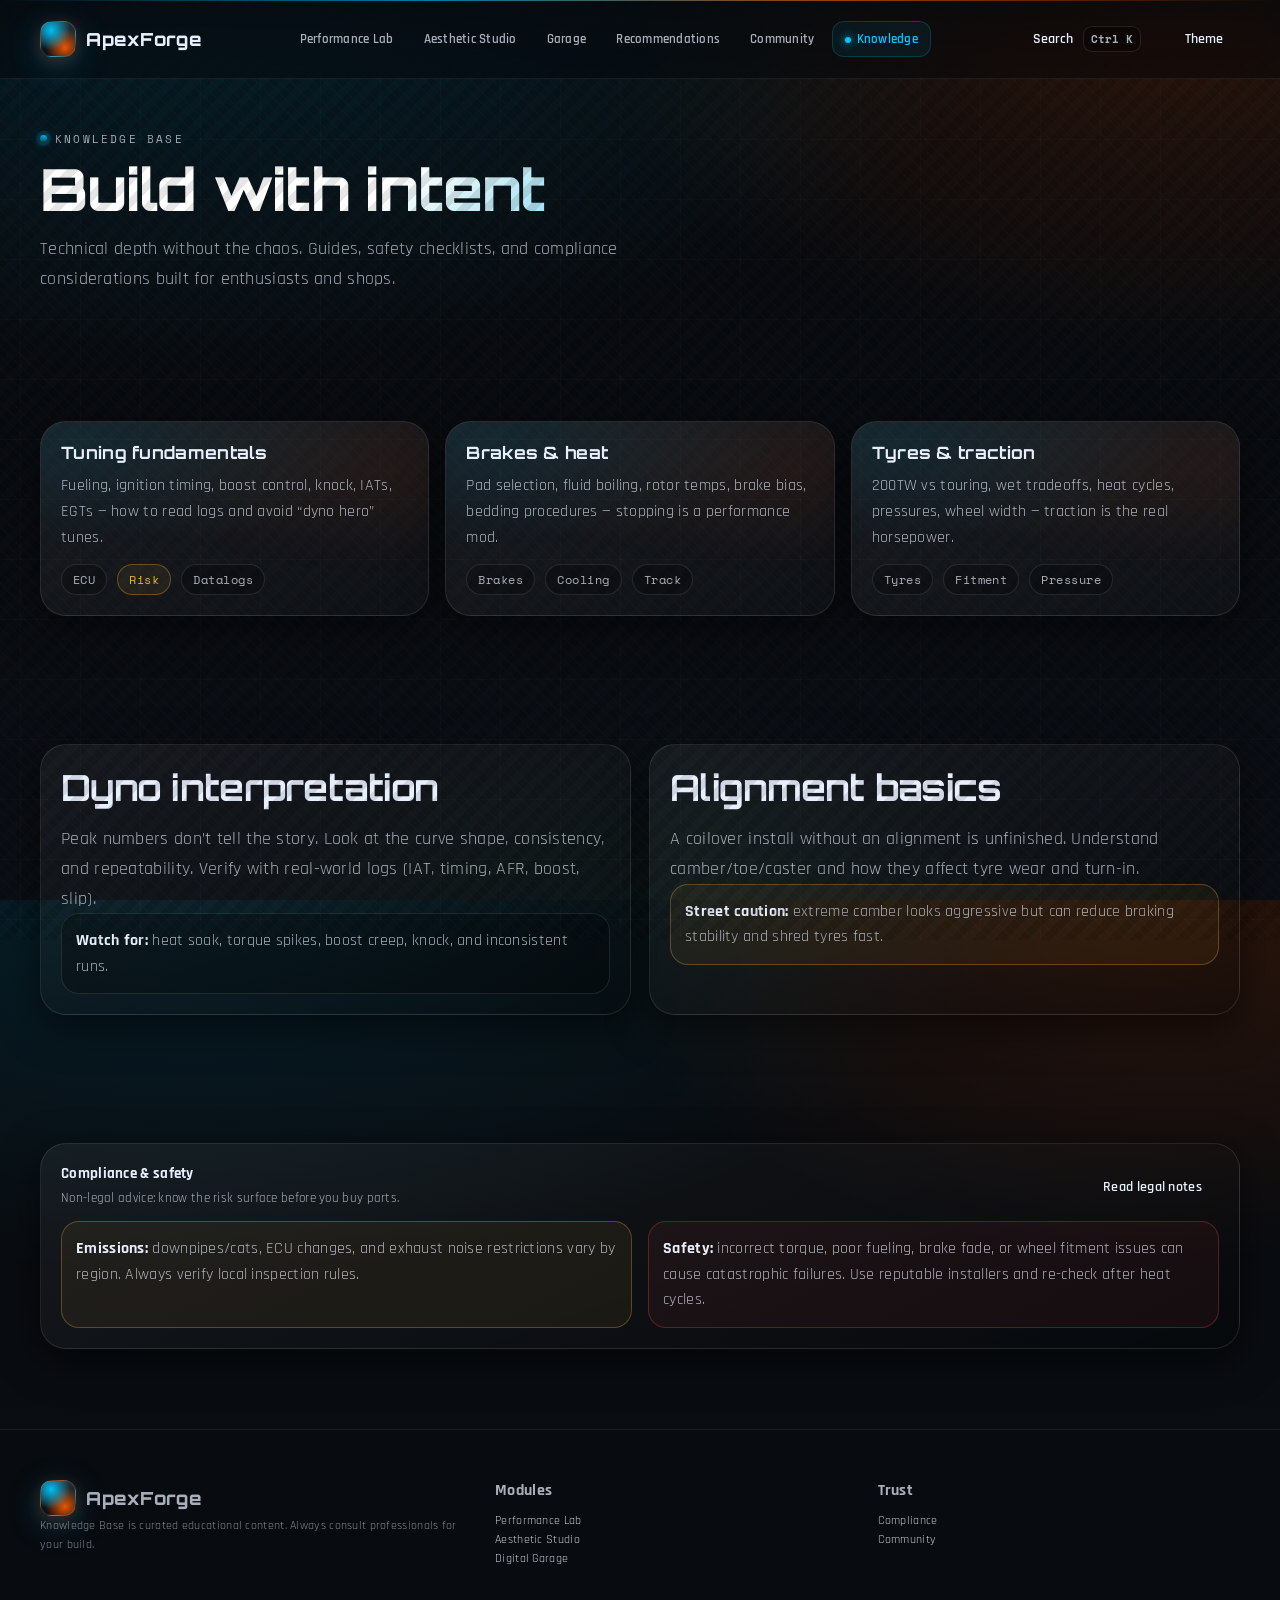
<file: apexforge/knowledge.html>
<!doctype html>
<html lang="en" data-theme="dark">
  <head>
    <meta charset="utf-8" />
    <meta name="viewport" content="width=device-width,initial-scale=1" />
    <meta name="description" content="Guides on tuning, tyres, brakes, suspension, dyno interpretation, and mod safety." />
    <meta name="theme-color" content="#07090c" />
    <title>Knowledge Base — ApexForge</title>
    <link rel="stylesheet" href="assets/styles.css" />
  </head>
  <body>
    <a class="skip-link" href="#content">Skip to content</a>

    <header class="nav">
      <div class="container nav__inner">
        <a class="brand" href="index.html" aria-label="ApexForge Home">
          <span class="brand__mark" aria-hidden="true"></span>
          <span>ApexForge</span>
        </a>

        <nav class="nav__links" aria-label="Primary">
          <a href="performance.html">Performance Lab</a>
          <a href="aesthetic.html">Aesthetic Studio</a>
          <a href="garage.html">Garage</a>
          <a href="recommendations.html">Recommendations</a>
          <a href="community.html">Community</a>
          <a href="knowledge.html" aria-current="page">Knowledge</a>
        </nav>

        <div class="nav__actions">
          <button class="btn btn--ghost" type="button" data-cmdk-open>
            Search <span class="kbd">Ctrl K</span>
          </button>
          <button class="btn btn--ghost" type="button" data-theme-toggle>Theme</button>
          <button class="btn nav__menuBtn" type="button" data-drawer-open>Menu</button>
        </div>
      </div>
    </header>

    <div class="drawer" aria-hidden="true" data-drawer>
      <div class="drawer__panel" role="dialog" aria-modal="true" aria-label="Menu">
        <div class="row" style="align-items: center">
          <div class="brand">
            <span class="brand__mark" aria-hidden="true"></span>
            <span>ApexForge</span>
          </div>
          <button class="btn btn--ghost" type="button" data-drawer-close>Close</button>
        </div>
        <div class="drawer__links">
          <a href="performance.html">Performance Lab <span>ECU, dyno, simulations</span></a>
          <a href="aesthetic.html">Aesthetic Studio <span>3D configurator, wraps, aero</span></a>
          <a href="garage.html">Digital Garage <span>Save builds, track changes</span></a>
          <a href="recommendations.html">Recommendations <span>Track / street / touring</span></a>
          <a href="community.html">Community <span>Creator highlights, showcases</span></a>
          <a href="knowledge.html">Knowledge <span>Guides, safety, compliance</span></a>
          <a href="legal.html">Legal & Compliance <span>Road-use + safety notes</span></a>
        </div>
        <hr class="hr" />
        <div class="notice">
          Tip: Press <span class="kbd">Ctrl K</span> to jump anywhere.
        </div>
      </div>
    </div>

    <div class="modal" aria-hidden="true" data-cmdk>
      <div class="modal__panel" role="dialog" aria-modal="true" aria-label="Search">
        <div class="modal__pad modal__top">
          <div>
            <div class="eyebrow"><span class="dot"></span>Command Search</div>
            <div class="modal__title">Jump to modules, builds, and tools</div>
          </div>
          <button class="btn btn--ghost" type="button" data-cmdk-close>Close</button>
        </div>
        <div class="modal__content">
          <div class="field">
            <label class="label" for="cmdk">Search</label>
            <input class="input" id="cmdk" data-cmdk-input placeholder="Type: tyres, dyno, brakes…" autocomplete="off" />
          </div>
          <div style="height: 12px"></div>
          <div class="list" data-cmdk-list></div>
        </div>
      </div>
    </div>

    <main id="content">
      <section class="section section--tight">
        <div class="container">
          <div class="eyebrow"><span class="dot"></span>Knowledge Base</div>
          <div class="h1" style="margin-top: 12px">Build with intent</div>
          <p class="lead" style="margin-top: 0">
            Technical depth without the chaos. Guides, safety checklists, and compliance considerations built for
            enthusiasts and shops.
          </p>
        </div>
      </section>

      <section class="section">
        <div class="container grid grid--3">
          <div class="card">
            <div class="card__pad">
              <div class="card__title">Tuning fundamentals</div>
              <p class="card__desc">
                Fueling, ignition timing, boost control, knock, IATs, EGTs — how to read logs and avoid “dyno hero” tunes.
              </p>
              <div class="card__meta">
                <span class="pill">ECU</span>
                <span class="pill pill--warn">Risk</span>
                <span class="pill">Datalogs</span>
              </div>
            </div>
          </div>
          <div class="card">
            <div class="card__pad">
              <div class="card__title">Brakes & heat</div>
              <p class="card__desc">
                Pad selection, fluid boiling, rotor temps, brake bias, bedding procedures — stopping is a performance mod.
              </p>
              <div class="card__meta">
                <span class="pill">Brakes</span>
                <span class="pill">Cooling</span>
                <span class="pill">Track</span>
              </div>
            </div>
          </div>
          <div class="card">
            <div class="card__pad">
              <div class="card__title">Tyres & traction</div>
              <p class="card__desc">
                200TW vs touring, wet tradeoffs, heat cycles, pressures, wheel width — traction is the real horsepower.
              </p>
              <div class="card__meta">
                <span class="pill">Tyres</span>
                <span class="pill">Fitment</span>
                <span class="pill">Pressure</span>
              </div>
            </div>
          </div>
        </div>
      </section>

      <section class="section section--tight">
        <div class="container split">
          <div class="panel">
            <div class="panel__pad">
              <div class="h2">Dyno interpretation</div>
              <p class="lead" style="margin-top: 0">
                Peak numbers don’t tell the story. Look at the curve shape, consistency, and repeatability. Verify with
                real-world logs (IAT, timing, AFR, boost, slip).
              </p>
              <div class="notice">
                <strong>Watch for:</strong> heat soak, torque spikes, boost creep, knock, and inconsistent runs.
              </div>
            </div>
          </div>
          <div class="panel">
            <div class="panel__pad">
              <div class="h2">Alignment basics</div>
              <p class="lead" style="margin-top: 0">
                A coilover install without an alignment is unfinished. Understand camber/toe/caster and how they affect
                tyre wear and turn-in.
              </p>
              <div class="notice notice--warn">
                <strong>Street caution:</strong> extreme camber looks aggressive but can reduce braking stability and
                shred tyres fast.
              </div>
            </div>
          </div>
        </div>
      </section>

      <section class="section">
        <div class="container panel">
          <div class="panel__pad">
            <div class="row" style="align-items: center">
              <div class="row__left">
                <div class="row__title">Compliance & safety</div>
                <div class="row__sub">Non-legal advice: know the risk surface before you buy parts.</div>
              </div>
              <div class="row__right">
                <a class="btn btn--ghost" href="legal.html">Read legal notes</a>
              </div>
            </div>
            <div style="height: 12px"></div>
            <div class="grid grid--2">
              <div class="notice notice--warn">
                <strong>Emissions:</strong> downpipes/cats, ECU changes, and exhaust noise restrictions vary by region.
                Always verify local inspection rules.
              </div>
              <div class="notice notice--bad">
                <strong>Safety:</strong> incorrect torque, poor fueling, brake fade, or wheel fitment issues can cause
                catastrophic failures. Use reputable installers and re-check after heat cycles.
              </div>
            </div>
          </div>
        </div>
      </section>
    </main>

    <footer class="footer">
      <div class="container footer__grid">
        <div>
          <div class="brand">
            <span class="brand__mark" aria-hidden="true"></span>
            <span>ApexForge</span>
          </div>
          <p class="small">Knowledge Base is curated educational content. Always consult professionals for your build.</p>
        </div>
        <div>
          <div style="font-weight: 800; margin-bottom: 10px">Modules</div>
          <div class="small">
            <a href="performance.html">Performance Lab</a><br />
            <a href="aesthetic.html">Aesthetic Studio</a><br />
            <a href="garage.html">Digital Garage</a>
          </div>
        </div>
        <div>
          <div style="font-weight: 800; margin-bottom: 10px">Trust</div>
          <div class="small"><a href="legal.html">Compliance</a><br /><a href="community.html">Community</a></div>
        </div>
      </div>
    </footer>

    <script src="assets/data.js"></script>
    <script src="assets/app.js"></script>
    <script src="assets/ui.js"></script>
  </body>
</html>
</file>
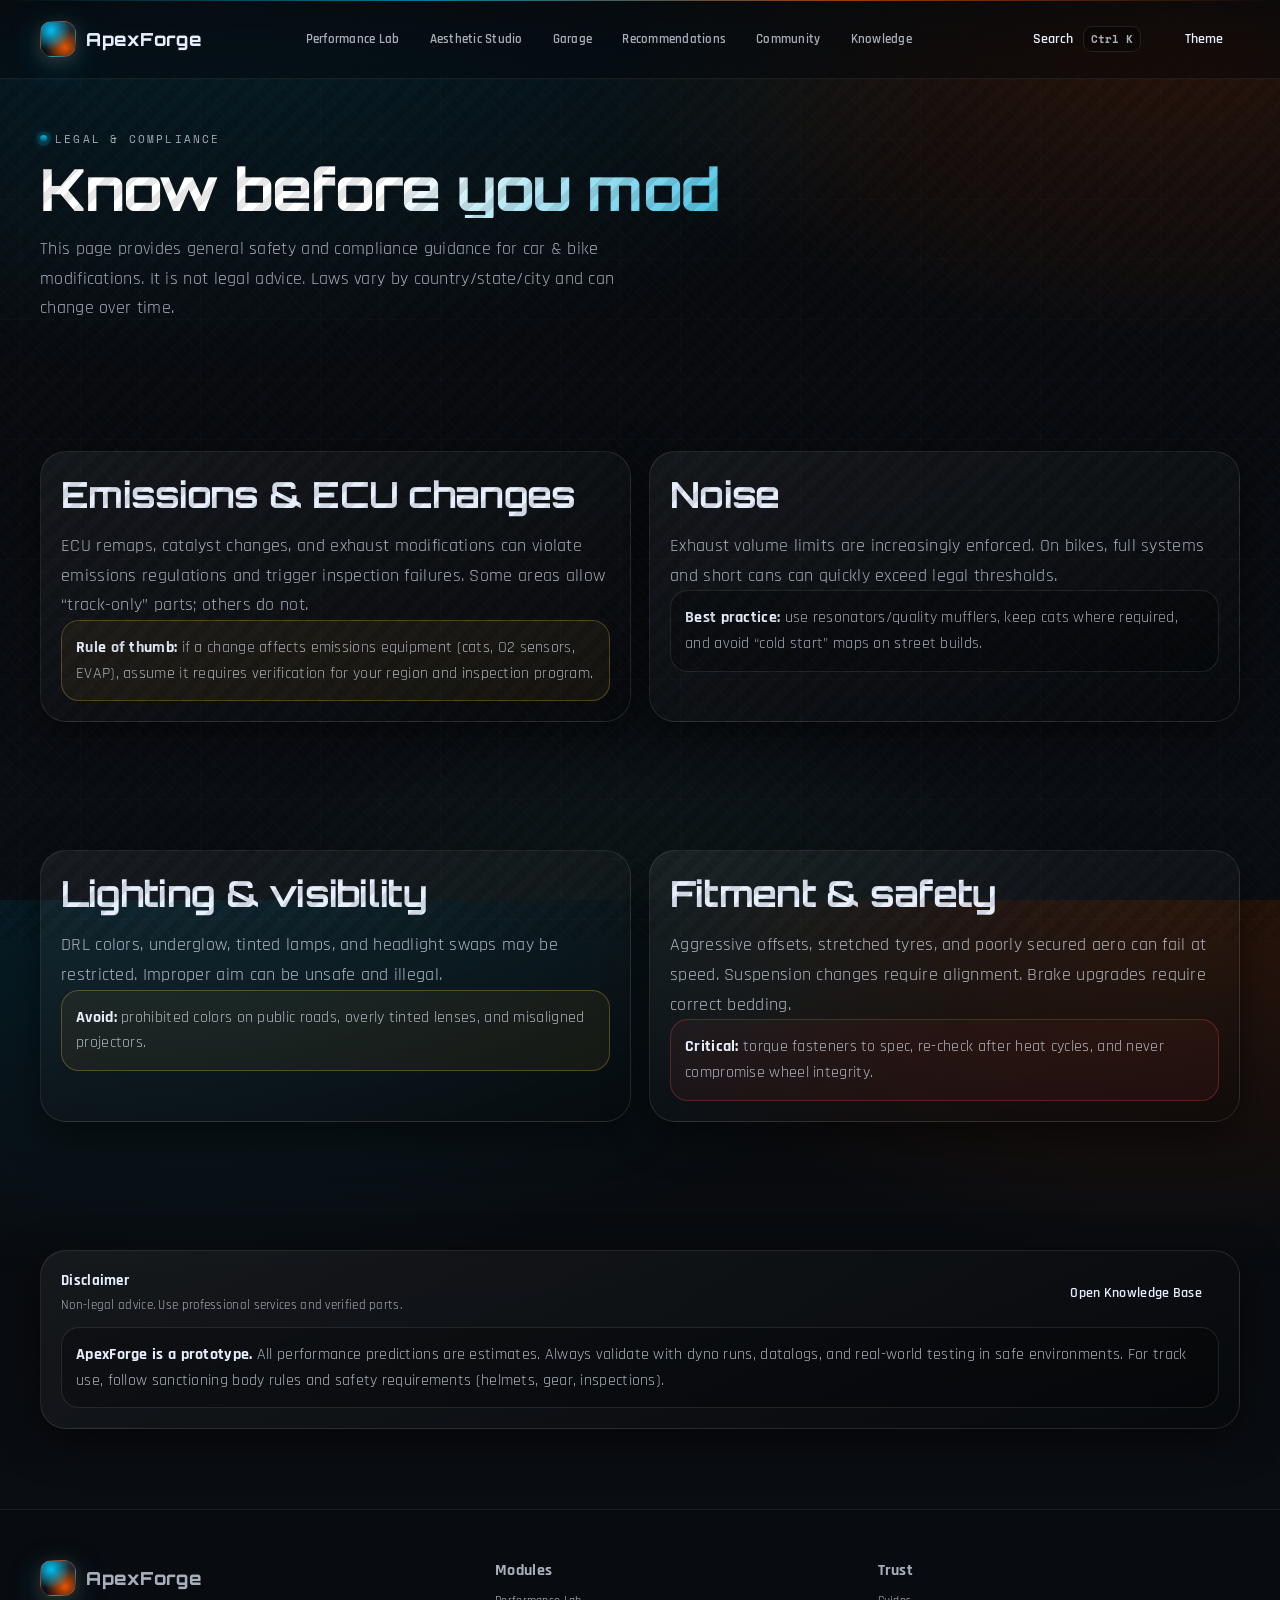
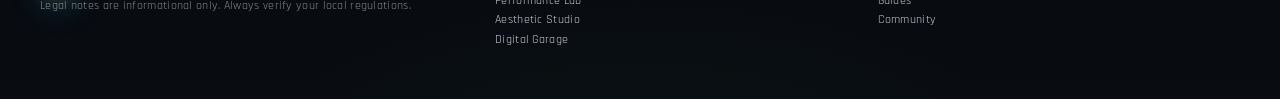
<file: apexforge/legal.html>
<!doctype html>
<html lang="en" data-theme="dark">
  <head>
    <meta charset="utf-8" />
    <meta name="viewport" content="width=device-width,initial-scale=1" />
    <meta name="description" content="Legal compliance and safety notes for vehicle modifications (general guidance)." />
    <meta name="theme-color" content="#07090c" />
    <title>Legal & Compliance — ApexForge</title>
    <link rel="stylesheet" href="assets/styles.css" />
  </head>
  <body>
    <a class="skip-link" href="#content">Skip to content</a>

    <header class="nav">
      <div class="container nav__inner">
        <a class="brand" href="index.html" aria-label="ApexForge Home">
          <span class="brand__mark" aria-hidden="true"></span>
          <span>ApexForge</span>
        </a>

        <nav class="nav__links" aria-label="Primary">
          <a href="performance.html">Performance Lab</a>
          <a href="aesthetic.html">Aesthetic Studio</a>
          <a href="garage.html">Garage</a>
          <a href="recommendations.html">Recommendations</a>
          <a href="community.html">Community</a>
          <a href="knowledge.html">Knowledge</a>
        </nav>

        <div class="nav__actions">
          <button class="btn btn--ghost" type="button" data-cmdk-open>
            Search <span class="kbd">Ctrl K</span>
          </button>
          <button class="btn btn--ghost" type="button" data-theme-toggle>Theme</button>
          <button class="btn nav__menuBtn" type="button" data-drawer-open>Menu</button>
        </div>
      </div>
    </header>

    <div class="drawer" aria-hidden="true" data-drawer>
      <div class="drawer__panel" role="dialog" aria-modal="true" aria-label="Menu">
        <div class="row" style="align-items: center">
          <div class="brand">
            <span class="brand__mark" aria-hidden="true"></span>
            <span>ApexForge</span>
          </div>
          <button class="btn btn--ghost" type="button" data-drawer-close>Close</button>
        </div>
        <div class="drawer__links">
          <a href="performance.html">Performance Lab <span>ECU, dyno, simulations</span></a>
          <a href="aesthetic.html">Aesthetic Studio <span>3D configurator, wraps, aero</span></a>
          <a href="garage.html">Digital Garage <span>Save builds, track changes</span></a>
          <a href="recommendations.html">Recommendations <span>Track / street / touring</span></a>
          <a href="community.html">Community <span>Creator highlights, showcases</span></a>
          <a href="knowledge.html">Knowledge <span>Guides, safety, compliance</span></a>
          <a href="legal.html">Legal & Compliance <span>Road-use + safety notes</span></a>
        </div>
        <hr class="hr" />
        <div class="notice">
          Tip: Press <span class="kbd">Ctrl K</span> to jump anywhere.
        </div>
      </div>
    </div>

    <div class="modal" aria-hidden="true" data-cmdk>
      <div class="modal__panel" role="dialog" aria-modal="true" aria-label="Search">
        <div class="modal__pad modal__top">
          <div>
            <div class="eyebrow"><span class="dot"></span>Command Search</div>
            <div class="modal__title">Jump to modules, builds, and tools</div>
          </div>
          <button class="btn btn--ghost" type="button" data-cmdk-close>Close</button>
        </div>
        <div class="modal__content">
          <div class="field">
            <label class="label" for="cmdk">Search</label>
            <input class="input" id="cmdk" data-cmdk-input placeholder="Type: emissions, lighting…" autocomplete="off" />
          </div>
          <div style="height: 12px"></div>
          <div class="list" data-cmdk-list></div>
        </div>
      </div>
    </div>

    <main id="content">
      <section class="section section--tight">
        <div class="container">
          <div class="eyebrow"><span class="dot"></span>Legal & Compliance</div>
          <div class="h1" style="margin-top: 12px">Know before you mod</div>
          <p class="lead" style="margin-top: 0">
            This page provides general safety and compliance guidance for car & bike modifications. It is not legal
            advice. Laws vary by country/state/city and can change over time.
          </p>
        </div>
      </section>

      <section class="section">
        <div class="container split">
          <div class="panel">
            <div class="panel__pad">
              <div class="h2">Emissions & ECU changes</div>
              <p class="lead" style="margin-top: 0">
                ECU remaps, catalyst changes, and exhaust modifications can violate emissions regulations and trigger
                inspection failures. Some areas allow “track-only” parts; others do not.
              </p>
              <div class="notice notice--warn">
                <strong>Rule of thumb:</strong> if a change affects emissions equipment (cats, O2 sensors, EVAP), assume it
                requires verification for your region and inspection program.
              </div>
            </div>
          </div>
          <div class="panel">
            <div class="panel__pad">
              <div class="h2">Noise</div>
              <p class="lead" style="margin-top: 0">
                Exhaust volume limits are increasingly enforced. On bikes, full systems and short cans can quickly exceed
                legal thresholds.
              </p>
              <div class="notice">
                <strong>Best practice:</strong> use resonators/quality mufflers, keep cats where required, and avoid “cold
                start” maps on street builds.
              </div>
            </div>
          </div>
        </div>
      </section>

      <section class="section section--tight">
        <div class="container split">
          <div class="panel">
            <div class="panel__pad">
              <div class="h2">Lighting & visibility</div>
              <p class="lead" style="margin-top: 0">
                DRL colors, underglow, tinted lamps, and headlight swaps may be restricted. Improper aim can be unsafe and
                illegal.
              </p>
              <div class="notice notice--warn">
                <strong>Avoid:</strong> prohibited colors on public roads, overly tinted lenses, and misaligned projectors.
              </div>
            </div>
          </div>
          <div class="panel">
            <div class="panel__pad">
              <div class="h2">Fitment & safety</div>
              <p class="lead" style="margin-top: 0">
                Aggressive offsets, stretched tyres, and poorly secured aero can fail at speed. Suspension changes require
                alignment. Brake upgrades require correct bedding.
              </p>
              <div class="notice notice--bad">
                <strong>Critical:</strong> torque fasteners to spec, re-check after heat cycles, and never compromise wheel
                integrity.
              </div>
            </div>
          </div>
        </div>
      </section>

      <section class="section">
        <div class="container panel">
          <div class="panel__pad">
            <div class="row" style="align-items: center">
              <div class="row__left">
                <div class="row__title">Disclaimer</div>
                <div class="row__sub">Non-legal advice. Use professional services and verified parts.</div>
              </div>
              <div class="row__right">
                <a class="btn btn--ghost" href="knowledge.html">Open Knowledge Base</a>
              </div>
            </div>
            <div style="height: 12px"></div>
            <div class="notice">
              <strong>ApexForge is a prototype.</strong> All performance predictions are estimates. Always validate with
              dyno runs, datalogs, and real-world testing in safe environments. For track use, follow sanctioning body
              rules and safety requirements (helmets, gear, inspections).
            </div>
          </div>
        </div>
      </section>
    </main>

    <footer class="footer">
      <div class="container footer__grid">
        <div>
          <div class="brand">
            <span class="brand__mark" aria-hidden="true"></span>
            <span>ApexForge</span>
          </div>
          <p class="small">Legal notes are informational only. Always verify your local regulations.</p>
        </div>
        <div>
          <div style="font-weight: 800; margin-bottom: 10px">Modules</div>
          <div class="small">
            <a href="performance.html">Performance Lab</a><br />
            <a href="aesthetic.html">Aesthetic Studio</a><br />
            <a href="garage.html">Digital Garage</a>
          </div>
        </div>
        <div>
          <div style="font-weight: 800; margin-bottom: 10px">Trust</div>
          <div class="small"><a href="knowledge.html">Guides</a><br /><a href="community.html">Community</a></div>
        </div>
      </div>
    </footer>

    <script src="assets/data.js"></script>
    <script src="assets/app.js"></script>
    <script src="assets/ui.js"></script>
  </body>
</html>
</file>
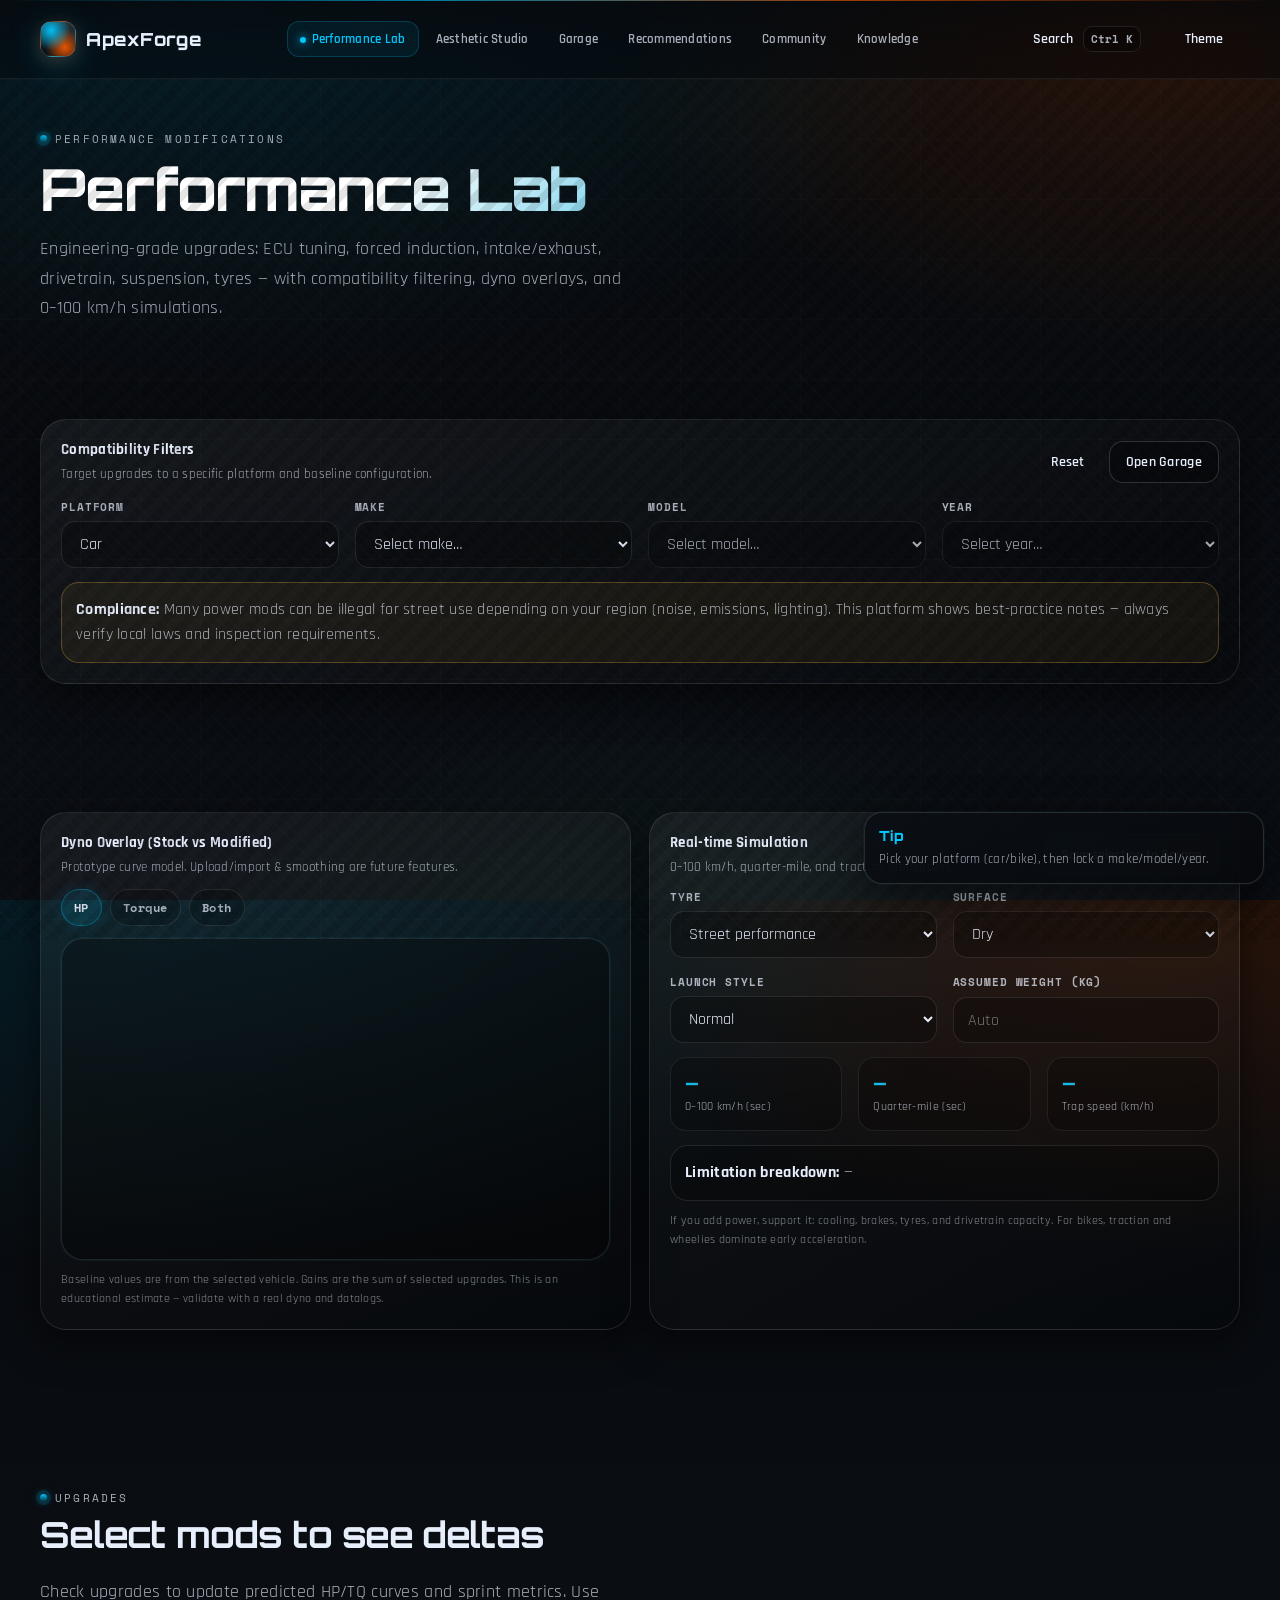
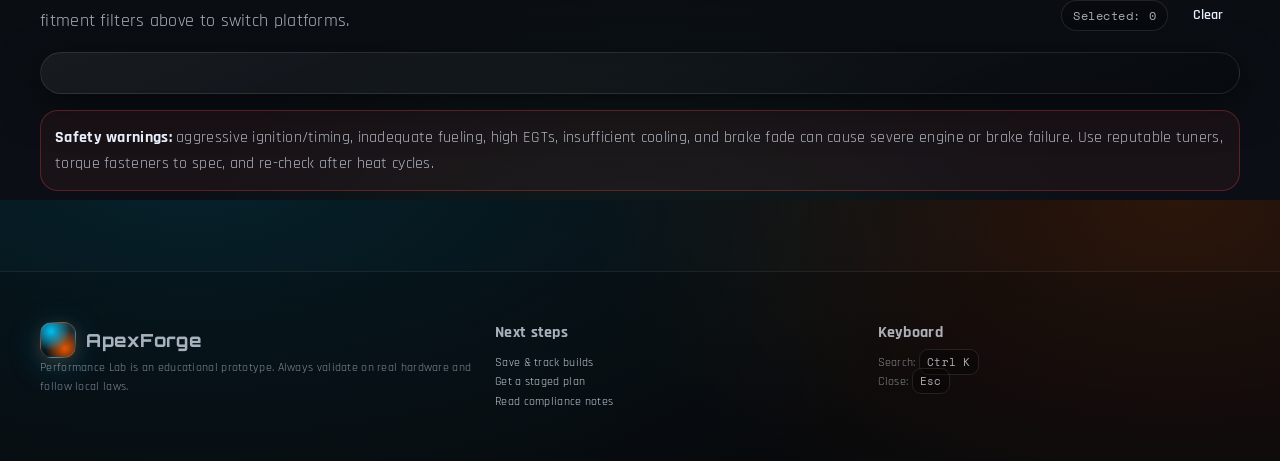
<file: apexforge/performance.html>
<!doctype html>
<html lang="en" data-theme="dark">
  <head>
    <meta charset="utf-8" />
    <meta name="viewport" content="width=device-width,initial-scale=1" />
    <meta name="description" content="Engineering-grade performance upgrades with dyno visualization and sprint simulations." />
    <meta name="theme-color" content="#07090c" />
    <title>Performance Lab — ApexForge</title>
    <link rel="stylesheet" href="assets/styles.css" />
  </head>
  <body>
    <a class="skip-link" href="#content">Skip to content</a>

    <header class="nav">
      <div class="container nav__inner">
        <a class="brand" href="index.html" aria-label="ApexForge Home">
          <span class="brand__mark" aria-hidden="true"></span>
          <span>ApexForge</span>
        </a>

        <nav class="nav__links" aria-label="Primary">
          <a href="performance.html" aria-current="page">Performance Lab</a>
          <a href="aesthetic.html">Aesthetic Studio</a>
          <a href="garage.html">Garage</a>
          <a href="recommendations.html">Recommendations</a>
          <a href="community.html">Community</a>
          <a href="knowledge.html">Knowledge</a>
        </nav>

        <div class="nav__actions">
          <button class="btn btn--ghost" type="button" data-cmdk-open>
            Search <span class="kbd">Ctrl K</span>
          </button>
          <button class="btn btn--ghost" type="button" data-theme-toggle>Theme</button>
          <button class="btn nav__menuBtn" type="button" data-drawer-open>Menu</button>
        </div>
      </div>
    </header>

    <div class="drawer" aria-hidden="true" data-drawer>
      <div class="drawer__panel" role="dialog" aria-modal="true" aria-label="Menu">
        <div class="row" style="align-items: center">
          <div class="brand">
            <span class="brand__mark" aria-hidden="true"></span>
            <span>ApexForge</span>
          </div>
          <button class="btn btn--ghost" type="button" data-drawer-close>Close</button>
        </div>
        <div class="drawer__links">
          <a href="performance.html">Performance Lab <span>ECU, dyno, simulations</span></a>
          <a href="aesthetic.html">Aesthetic Studio <span>3D configurator, wraps, aero</span></a>
          <a href="garage.html">Digital Garage <span>Save builds, track changes</span></a>
          <a href="recommendations.html">Recommendations <span>Track / street / touring</span></a>
          <a href="community.html">Community <span>Creator highlights, showcases</span></a>
          <a href="knowledge.html">Knowledge <span>Guides, safety, compliance</span></a>
          <a href="legal.html">Legal & Compliance <span>Road-use + safety notes</span></a>
        </div>
        <hr class="hr" />
        <div class="notice">
          Tip: Press <span class="kbd">Ctrl K</span> to jump anywhere.
        </div>
      </div>
    </div>

    <div class="modal" aria-hidden="true" data-cmdk>
      <div class="modal__panel" role="dialog" aria-modal="true" aria-label="Search">
        <div class="modal__pad modal__top">
          <div>
            <div class="eyebrow"><span class="dot"></span>Command Search</div>
            <div class="modal__title">Jump to modules, builds, and tools</div>
          </div>
          <button class="btn btn--ghost" type="button" data-cmdk-close>Close</button>
        </div>
        <div class="modal__content">
          <div class="field">
            <label class="label" for="cmdk">Search</label>
            <input
              class="input"
              id="cmdk"
              data-cmdk-input
              placeholder="Type: dyno, tune, brakes…"
              autocomplete="off"
            />
          </div>
          <div style="height: 12px"></div>
          <div class="list" data-cmdk-list></div>
          <div style="height: 12px"></div>
          <div class="small">
            Keyboard: <span class="kbd">Enter</span> opens top result, <span class="kbd">Esc</span> closes.
          </div>
        </div>
      </div>
    </div>

    <main id="content">
      <section class="section section--tight">
        <div class="container">
          <div class="eyebrow"><span class="dot"></span>Performance Modifications</div>
          <div class="h1" style="margin-top: 12px">Performance Lab</div>
          <p class="lead" style="margin-top: 0">
            Engineering-grade upgrades: ECU tuning, forced induction, intake/exhaust, drivetrain, suspension, tyres —
            with compatibility filtering, dyno overlays, and 0–100 km/h simulations.
          </p>
        </div>
      </section>

      <section class="section section--tight">
        <div class="container panel">
          <div class="panel__pad">
            <div class="row" style="align-items: center">
              <div class="row__left">
                <div class="row__title">Compatibility Filters</div>
                <div class="row__sub">Target upgrades to a specific platform and baseline configuration.</div>
              </div>
              <div class="row__right">
                <button class="btn btn--ghost" type="button" data-reset>Reset</button>
                <a class="btn" href="garage.html">Open Garage</a>
              </div>
            </div>
            <div style="height: 14px"></div>
            <form class="grid grid--4" data-vehicle-form>
              <div class="field">
                <div class="label">Platform</div>
                <select class="select" data-vehicle="type">
                  <option value="car">Car</option>
                  <option value="bike">Bike</option>
                </select>
              </div>
              <div class="field">
                <div class="label">Make</div>
                <select class="select" data-vehicle="make">
                  <option value="" selected>Select make…</option>
                </select>
              </div>
              <div class="field">
                <div class="label">Model</div>
                <select class="select" data-vehicle="model" disabled>
                  <option value="" selected>Select model…</option>
                </select>
              </div>
              <div class="field">
                <div class="label">Year</div>
                <select class="select" data-vehicle="year" disabled>
                  <option value="" selected>Select year…</option>
                </select>
              </div>
            </form>

            <div style="height: 14px"></div>
            <div class="notice notice--warn">
              <strong>Compliance:</strong> Many power mods can be illegal for street use depending on your region (noise,
              emissions, lighting). This platform shows best-practice notes — always verify local laws and inspection
              requirements.
            </div>
          </div>
        </div>
      </section>

      <section class="section">
        <div class="container split">
          <div class="panel">
            <div class="panel__pad">
              <div class="row" style="align-items: center">
                <div class="row__left">
                  <div class="row__title">Dyno Overlay (Stock vs Modified)</div>
                  <div class="row__sub">Prototype curve model. Upload/import & smoothing are future features.</div>
                </div>
                <div class="row__right">
                  <div class="tabs" role="tablist" aria-label="Chart mode">
                    <button class="tab" type="button" role="tab" aria-selected="true" data-chart-mode="hp">HP</button>
                    <button class="tab" type="button" role="tab" aria-selected="false" data-chart-mode="tq">
                      Torque
                    </button>
                    <button class="tab" type="button" role="tab" aria-selected="false" data-chart-mode="both">
                      Both
                    </button>
                  </div>
                </div>
              </div>

              <div style="height: 12px"></div>
              <div class="canvasWrap">
                <canvas id="dynoChart" width="920" height="320" aria-label="Dyno chart" role="img"></canvas>
              </div>
              <div style="height: 10px"></div>
              <div class="small">
                Baseline values are from the selected vehicle. Gains are the sum of selected upgrades. This is an
                educational estimate — validate with a real dyno and datalogs.
              </div>
            </div>
          </div>

          <div class="panel">
            <div class="panel__pad">
              <div class="row" style="align-items: center">
                <div class="row__left">
                  <div class="row__title">Real-time Simulation</div>
                  <div class="row__sub">0–100 km/h, quarter-mile, and traction breakdown.</div>
                </div>
                <div class="row__right">
                  <button class="btn btn--primary" type="button" data-save-to-garage>Save selection to Garage</button>
                </div>
              </div>

              <div style="height: 12px"></div>
              <div class="grid grid--2">
                <div class="field">
                  <div class="label">Tyre</div>
                  <select class="select" data-sim="tyre">
                    <option value="street" selected>Street performance</option>
                    <option value="touring">Touring / all-season</option>
                    <option value="track">Track (200TW)</option>
                  </select>
                </div>
                <div class="field">
                  <div class="label">Surface</div>
                  <select class="select" data-sim="surface">
                    <option value="dry" selected>Dry</option>
                    <option value="cold">Cold</option>
                    <option value="wet">Wet</option>
                  </select>
                </div>
                <div class="field">
                  <div class="label">Launch style</div>
                  <select class="select" data-sim="launch">
                    <option value="safe">Safe</option>
                    <option value="normal" selected>Normal</option>
                    <option value="aggressive">Aggressive</option>
                  </select>
                </div>
                <div class="field">
                  <div class="label">Assumed weight (kg)</div>
                  <input class="input" data-sim="weight" inputmode="numeric" placeholder="Auto" />
                </div>
              </div>

              <div style="height: 14px"></div>
              <div class="grid grid--3" aria-label="Simulation outputs">
                <div class="stat">
                  <div class="stat__kpi" data-out="0100">—</div>
                  <div class="stat__lbl">0–100 km/h (sec)</div>
                </div>
                <div class="stat">
                  <div class="stat__kpi" data-out="qm">—</div>
                  <div class="stat__lbl">Quarter-mile (sec)</div>
                </div>
                <div class="stat">
                  <div class="stat__kpi" data-out="trap">—</div>
                  <div class="stat__lbl">Trap speed (km/h)</div>
                </div>
              </div>

              <div style="height: 14px"></div>
              <div class="notice">
                <strong>Limitation breakdown:</strong>
                <span data-out="breakdown">—</span>
              </div>
              <div style="height: 10px"></div>
              <div class="small">
                If you add power, support it: cooling, brakes, tyres, and drivetrain capacity. For bikes, traction and
                wheelies dominate early acceleration.
              </div>
            </div>
          </div>
        </div>
      </section>

      <section class="section">
        <div class="container">
          <div class="row" style="align-items: flex-end">
            <div class="row__left">
              <div class="eyebrow"><span class="dot"></span>Upgrades</div>
              <div class="h2">Select mods to see deltas</div>
              <div class="lead" style="margin-top: 0">
                Check upgrades to update predicted HP/TQ curves and sprint metrics. Use fitment filters above to switch
                platforms.
              </div>
            </div>
            <div class="row__right">
              <span class="pill">Selected: <span data-selected-count>0</span></span>
              <button class="btn btn--ghost" type="button" data-clear-mods>Clear</button>
            </div>
          </div>

          <div style="height: 16px"></div>
          <div class="panel">
            <div class="panel__pad">
              <div class="list" data-mod-list></div>
            </div>
          </div>

          <div style="height: 16px"></div>
          <div class="notice notice--bad">
            <strong>Safety warnings:</strong> aggressive ignition/timing, inadequate fueling, high EGTs, insufficient
            cooling, and brake fade can cause severe engine or brake failure. Use reputable tuners, torque fasteners to
            spec, and re-check after heat cycles.
          </div>
        </div>
      </section>
    </main>

    <footer class="footer">
      <div class="container footer__grid">
        <div>
          <div class="brand">
            <span class="brand__mark" aria-hidden="true"></span>
            <span>ApexForge</span>
          </div>
          <p class="small">
            Performance Lab is an educational prototype. Always validate on real hardware and follow local laws.
          </p>
        </div>
        <div>
          <div style="font-weight: 800; margin-bottom: 10px">Next steps</div>
          <div class="small">
            <a href="garage.html">Save & track builds</a><br />
            <a href="recommendations.html">Get a staged plan</a><br />
            <a href="legal.html">Read compliance notes</a>
          </div>
        </div>
        <div>
          <div style="font-weight: 800; margin-bottom: 10px">Keyboard</div>
          <div class="small">Search: <span class="kbd">Ctrl K</span><br />Close: <span class="kbd">Esc</span></div>
        </div>
      </div>
    </footer>

    <script src="assets/data.js"></script>
    <script src="assets/app.js"></script>
    <script src="assets/ui.js"></script>
    <script src="assets/perf.js"></script>
    <script src="assets/performance.js"></script>
  </body>
</html>
</file>
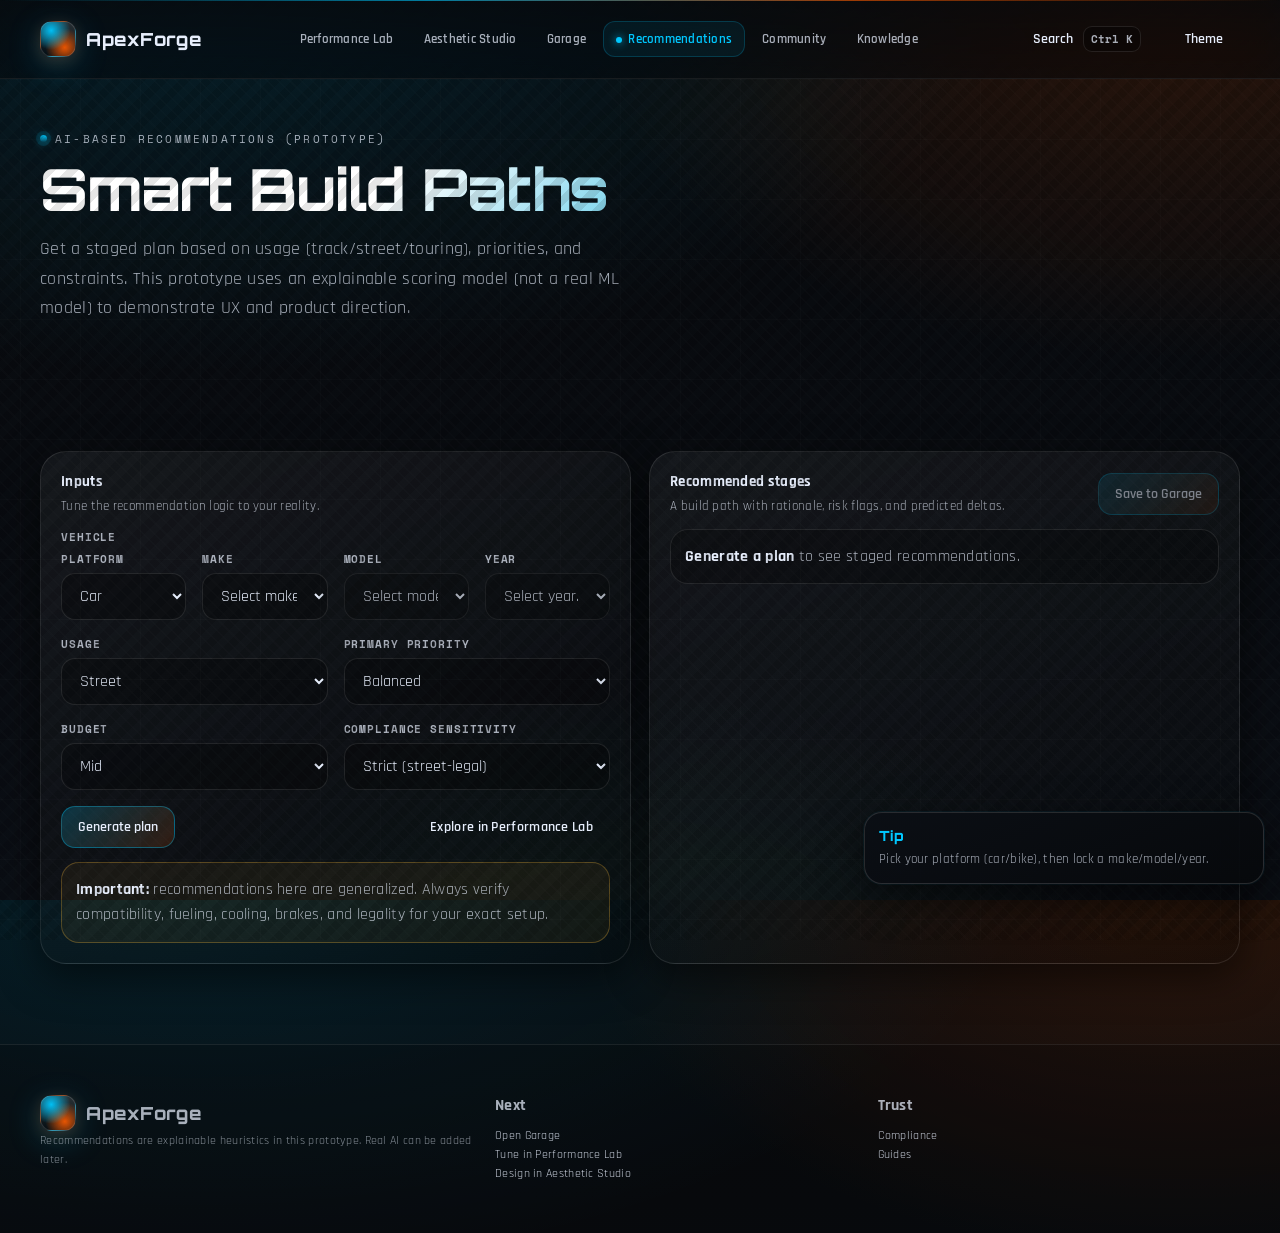
<file: apexforge/recommendations.html>
<!doctype html>
<html lang="en" data-theme="dark">
  <head>
    <meta charset="utf-8" />
    <meta name="viewport" content="width=device-width,initial-scale=1" />
    <meta name="description" content="AI-style recommendations: staged build paths based on track, street, and touring usage." />
    <meta name="theme-color" content="#07090c" />
    <title>Recommendations — ApexForge</title>
    <link rel="stylesheet" href="assets/styles.css" />
  </head>
  <body>
    <a class="skip-link" href="#content">Skip to content</a>

    <header class="nav">
      <div class="container nav__inner">
        <a class="brand" href="index.html" aria-label="ApexForge Home">
          <span class="brand__mark" aria-hidden="true"></span>
          <span>ApexForge</span>
        </a>

        <nav class="nav__links" aria-label="Primary">
          <a href="performance.html">Performance Lab</a>
          <a href="aesthetic.html">Aesthetic Studio</a>
          <a href="garage.html">Garage</a>
          <a href="recommendations.html" aria-current="page">Recommendations</a>
          <a href="community.html">Community</a>
          <a href="knowledge.html">Knowledge</a>
        </nav>

        <div class="nav__actions">
          <button class="btn btn--ghost" type="button" data-cmdk-open>
            Search <span class="kbd">Ctrl K</span>
          </button>
          <button class="btn btn--ghost" type="button" data-theme-toggle>Theme</button>
          <button class="btn nav__menuBtn" type="button" data-drawer-open>Menu</button>
        </div>
      </div>
    </header>

    <div class="drawer" aria-hidden="true" data-drawer>
      <div class="drawer__panel" role="dialog" aria-modal="true" aria-label="Menu">
        <div class="row" style="align-items: center">
          <div class="brand">
            <span class="brand__mark" aria-hidden="true"></span>
            <span>ApexForge</span>
          </div>
          <button class="btn btn--ghost" type="button" data-drawer-close>Close</button>
        </div>
        <div class="drawer__links">
          <a href="performance.html">Performance Lab <span>ECU, dyno, simulations</span></a>
          <a href="aesthetic.html">Aesthetic Studio <span>3D configurator, wraps, aero</span></a>
          <a href="garage.html">Digital Garage <span>Save builds, track changes</span></a>
          <a href="recommendations.html">Recommendations <span>Track / street / touring</span></a>
          <a href="community.html">Community <span>Creator highlights, showcases</span></a>
          <a href="knowledge.html">Knowledge <span>Guides, safety, compliance</span></a>
          <a href="legal.html">Legal & Compliance <span>Road-use + safety notes</span></a>
        </div>
        <hr class="hr" />
        <div class="notice">
          Tip: Press <span class="kbd">Ctrl K</span> to jump anywhere.
        </div>
      </div>
    </div>

    <div class="modal" aria-hidden="true" data-cmdk>
      <div class="modal__panel" role="dialog" aria-modal="true" aria-label="Search">
        <div class="modal__pad modal__top">
          <div>
            <div class="eyebrow"><span class="dot"></span>Command Search</div>
            <div class="modal__title">Jump to modules, builds, and tools</div>
          </div>
          <button class="btn btn--ghost" type="button" data-cmdk-close>Close</button>
        </div>
        <div class="modal__content">
          <div class="field">
            <label class="label" for="cmdk">Search</label>
            <input class="input" id="cmdk" data-cmdk-input placeholder="Type: stage, track, wrap…" autocomplete="off" />
          </div>
          <div style="height: 12px"></div>
          <div class="list" data-cmdk-list></div>
        </div>
      </div>
    </div>

    <main id="content">
      <section class="section section--tight">
        <div class="container">
          <div class="eyebrow"><span class="dot"></span>AI-based Recommendations (Prototype)</div>
          <div class="h1" style="margin-top: 12px">Smart Build Paths</div>
          <p class="lead" style="margin-top: 0">
            Get a staged plan based on usage (track/street/touring), priorities, and constraints. This prototype uses an
            explainable scoring model (not a real ML model) to demonstrate UX and product direction.
          </p>
        </div>
      </section>

      <section class="section">
        <div class="container split">
          <div class="panel">
            <div class="panel__pad">
              <div class="row" style="align-items: center">
                <div class="row__left">
                  <div class="row__title">Inputs</div>
                  <div class="row__sub">Tune the recommendation logic to your reality.</div>
                </div>
              </div>

              <div style="height: 12px"></div>
              <form class="grid grid--2" data-rec-form>
                <div class="field" style="grid-column: 1 / -1">
                  <div class="label">Vehicle</div>
                  <div class="grid grid--4" data-vehicle-form>
                    <div class="field">
                      <div class="label">Platform</div>
                      <select class="select" data-vehicle="type">
                        <option value="car">Car</option>
                        <option value="bike">Bike</option>
                      </select>
                    </div>
                    <div class="field">
                      <div class="label">Make</div>
                      <select class="select" data-vehicle="make">
                        <option value="" selected>Select make…</option>
                      </select>
                    </div>
                    <div class="field">
                      <div class="label">Model</div>
                      <select class="select" data-vehicle="model" disabled>
                        <option value="" selected>Select model…</option>
                      </select>
                    </div>
                    <div class="field">
                      <div class="label">Year</div>
                      <select class="select" data-vehicle="year" disabled>
                        <option value="" selected>Select year…</option>
                      </select>
                    </div>
                  </div>
                </div>

                <div class="field">
                  <div class="label">Usage</div>
                  <select class="select" name="usage">
                    <option value="street" selected>Street</option>
                    <option value="track">Track</option>
                    <option value="touring">Touring</option>
                  </select>
                </div>
                <div class="field">
                  <div class="label">Primary priority</div>
                  <select class="select" name="priority">
                    <option value="balanced" selected>Balanced</option>
                    <option value="power">Power</option>
                    <option value="handling">Handling</option>
                    <option value="looks">Looks</option>
                  </select>
                </div>
                <div class="field">
                  <div class="label">Budget</div>
                  <select class="select" name="budget">
                    <option value="mid" selected>Mid</option>
                    <option value="low">Low</option>
                    <option value="high">High</option>
                  </select>
                </div>
                <div class="field">
                  <div class="label">Compliance sensitivity</div>
                  <select class="select" name="compliance">
                    <option value="strict" selected>Strict (street-legal)</option>
                    <option value="mixed">Mixed</option>
                    <option value="track">Track-only OK</option>
                  </select>
                </div>

                <div class="row" style="grid-column: 1 / -1; align-items: center">
                  <button class="btn btn--primary" type="submit">Generate plan</button>
                  <a class="btn btn--ghost" href="performance.html">Explore in Performance Lab</a>
                </div>
              </form>

              <div style="height: 14px"></div>
              <div class="notice notice--warn">
                <strong>Important:</strong> recommendations here are generalized. Always verify compatibility, fueling,
                cooling, brakes, and legality for your exact setup.
              </div>
            </div>
          </div>

          <div class="panel">
            <div class="panel__pad">
              <div class="row" style="align-items: center">
                <div class="row__left">
                  <div class="row__title">Recommended stages</div>
                  <div class="row__sub">A build path with rationale, risk flags, and predicted deltas.</div>
                </div>
                <div class="row__right">
                  <button class="btn btn--primary" type="button" data-save-rec disabled>Save to Garage</button>
                </div>
              </div>

              <div style="height: 12px"></div>
              <div data-rec-empty class="notice">
                <strong>Generate a plan</strong> to see staged recommendations.
              </div>

              <div data-rec-results style="display: none">
                <div class="grid grid--3" aria-label="Estimated deltas">
                  <div class="stat">
                    <div class="stat__kpi" data-rec-metric="hp">—</div>
                    <div class="stat__lbl">Estimated HP</div>
                  </div>
                  <div class="stat">
                    <div class="stat__kpi" data-rec-metric="tq">—</div>
                    <div class="stat__lbl">Estimated Torque (Nm)</div>
                  </div>
                  <div class="stat">
                    <div class="stat__kpi" data-rec-metric="0100">—</div>
                    <div class="stat__lbl">0–100 km/h (sec)</div>
                  </div>
                </div>

                <div style="height: 14px"></div>
                <div class="list" data-rec-list></div>
              </div>
            </div>
          </div>
        </div>
      </section>
    </main>

    <footer class="footer">
      <div class="container footer__grid">
        <div>
          <div class="brand">
            <span class="brand__mark" aria-hidden="true"></span>
            <span>ApexForge</span>
          </div>
          <p class="small">Recommendations are explainable heuristics in this prototype. Real AI can be added later.</p>
        </div>
        <div>
          <div style="font-weight: 800; margin-bottom: 10px">Next</div>
          <div class="small">
            <a href="garage.html">Open Garage</a><br />
            <a href="performance.html">Tune in Performance Lab</a><br />
            <a href="aesthetic.html">Design in Aesthetic Studio</a>
          </div>
        </div>
        <div>
          <div style="font-weight: 800; margin-bottom: 10px">Trust</div>
          <div class="small"><a href="legal.html">Compliance</a><br /><a href="knowledge.html">Guides</a></div>
        </div>
      </div>
    </footer>

    <script src="assets/data.js"></script>
    <script src="assets/app.js"></script>
    <script src="assets/ui.js"></script>
    <script src="assets/perf.js"></script>
    <script src="assets/recommendations.js"></script>
  </body>
</html>
</file>
<file: apexforge/assets/styles.css>
@import url('https://fonts.googleapis.com/css2?family=Orbitron:wght@400;600;700;800;900&family=Rajdhani:wght@400;500;600;700&family=Space+Mono:ital,wght@0,400;0,700;1,400&display=swap');

:root{
  --bg:#07090c;
  --bg2:#0b0f15;
  --surface:rgba(255,255,255,.06);
  --surface2:rgba(255,255,255,.09);
  --stroke:rgba(255,255,255,.10);
  --stroke2:rgba(255,255,255,.16);
  --text:#e7eefc;
  --muted:rgba(231,238,252,.72);
  --muted2:rgba(231,238,252,.55);
  --accent:#00C8FF;
  --accent2:#FF5C00;
  --good:#43ff9a;
  --warn:#ffbf3c;
  --bad:#ff4d4d;
  --radius:18px;
  --radius2:26px;
  --shadow:0 30px 90px rgba(0,0,0,.70);
  --shadow2:0 12px 40px rgba(0,0,0,.55);
  --max:1200px;
  --ring:0 0 0 3px rgba(0,200,255,.30);
  --ring2:0 0 0 3px rgba(255,92,0,.28);
  --grid:rgba(255,255,255,.05);
  --mono:'Space Mono', ui-monospace, SFMono-Regular, Menlo, Monaco, Consolas, monospace;
  --sans:'Rajdhani', ui-sans-serif, system-ui, -apple-system, sans-serif;
  --display:'Orbitron', 'Rajdhani', sans-serif;
}

*{box-sizing:border-box;margin:0;padding:0}
html,body{height:100%}
body{
  background:
    radial-gradient(1400px 700px at 15% -5%, rgba(0,200,255,.13), transparent 60%),
    radial-gradient(1000px 600px at 92% 0%, rgba(255,92,0,.15), transparent 60%),
    radial-gradient(800px 500px at 50% 110%, rgba(67,255,154,.06), transparent 60%),
    linear-gradient(180deg, var(--bg), var(--bg2));
  color:var(--text);
  font-family:var(--sans);
  font-size:16px;
  letter-spacing:.3px;
  overflow-x:hidden;
}

/* Carbon fiber + grid overlay */
body::before{
  content:"";
  position:fixed;
  inset:-40px;
  background:
    repeating-linear-gradient(45deg, rgba(255,255,255,.025) 0 1.5px, transparent 1.5px 8px),
    repeating-linear-gradient(135deg, rgba(0,0,0,.20) 0 8px, transparent 8px 16px),
    linear-gradient(0deg, rgba(255,255,255,.035) 1px, transparent 1px),
    linear-gradient(90deg, rgba(255,255,255,.035) 1px, transparent 1px);
  background-size:auto,auto, 60px 60px, 60px 60px;
  opacity:.5;
  pointer-events:none;
  z-index:0;
}
body::after{
  content:"";
  position:fixed;
  top:0;left:0;right:0;height:1px;
  background:linear-gradient(90deg,transparent,var(--accent),var(--accent2),transparent);
  opacity:.6;
  z-index:100;
}

a{color:inherit;text-decoration:none}
img{max-width:100%;display:block}
button,input,select,textarea{font:inherit;color:inherit}
::selection{background:rgba(0,200,255,.22)}

.skip-link{
  position:absolute;left:-999px;top:10px;
  padding:10px 12px;border-radius:12px;
  background:rgba(0,0,0,.85);border:1px solid var(--stroke);
}
.skip-link:focus{left:10px}

.container{width:min(var(--max), calc(100% - 40px));margin:0 auto}
.section{padding:80px 0}
.section--tight{padding:48px 0}

/* ===== TYPOGRAPHY ===== */
.eyebrow{
  display:inline-flex;gap:8px;align-items:center;
  font-family:var(--mono);font-size:11px;letter-spacing:.20em;
  text-transform:uppercase;color:var(--muted);
}
.dot{
  width:7px;height:7px;border-radius:999px;
  background:linear-gradient(180deg,var(--accent),rgba(0,200,255,.25));
  box-shadow:0 0 0 4px rgba(0,200,255,.12), 0 0 10px rgba(0,200,255,.5);
  animation:pulse 2.5s ease-in-out infinite;
}
@keyframes pulse{0%,100%{box-shadow:0 0 0 4px rgba(0,200,255,.12),0 0 10px rgba(0,200,255,.5)}50%{box-shadow:0 0 0 6px rgba(0,200,255,.18),0 0 20px rgba(0,200,255,.8)}}

.h1{
  font-family:var(--display);
  font-size:clamp(32px, 5vw, 58px);
  line-height:1.0;
  margin:12px 0 16px;
  letter-spacing:-.02em;
  font-weight:800;
  background:linear-gradient(135deg, #fff 30%, rgba(0,200,255,.85) 70%, rgba(255,92,0,.7) 100%);
  -webkit-background-clip:text;-webkit-text-fill-color:transparent;background-clip:text;
}
.h2{
  font-family:var(--display);
  font-size:clamp(20px, 3vw, 36px);
  margin:0 0 14px;letter-spacing:-.02em;font-weight:700;
}
.lead{
  color:var(--muted);font-size:clamp(14px, 1.6vw, 18px);
  line-height:1.65;max-width:66ch;font-family:var(--sans);
}

.kicker{
  display:inline-flex;align-items:center;gap:10px;
  padding:10px 14px;border-radius:999px;
  border:1px solid var(--stroke);background:rgba(0,0,0,.35);
  color:var(--muted);font-size:12px;font-family:var(--mono);letter-spacing:.08em;
}
.kicker strong{color:var(--text)}

/* ===== GRID ===== */
.grid{display:grid;gap:16px}
.grid--2{grid-template-columns:repeat(2,minmax(0,1fr))}
.grid--3{grid-template-columns:repeat(3,minmax(0,1fr))}
.grid--4{grid-template-columns:repeat(4,minmax(0,1fr))}
@media (max-width: 900px){.grid--4{grid-template-columns:repeat(2,minmax(0,1fr))}.grid--3{grid-template-columns:repeat(2,minmax(0,1fr))}}
@media (max-width: 640px){.grid--2,.grid--3,.grid--4{grid-template-columns:1fr}}

/* ===== CARD ===== */
.card{
  border-radius:var(--radius2);
  background:linear-gradient(160deg, rgba(255,255,255,.07), rgba(255,255,255,.025));
  border:1px solid var(--stroke);
  box-shadow:var(--shadow2);
  position:relative;overflow:hidden;
  transition:transform .25s ease, border-color .25s ease, box-shadow .25s ease;
}
.card:hover{
  transform:translateY(-4px) scale(1.01);
  border-color:rgba(0,200,255,.28);
  box-shadow:0 20px 60px rgba(0,0,0,.6), 0 0 40px rgba(0,200,255,.08);
}
.card::before{
  content:"";position:absolute;inset:-1px;
  background:
    radial-gradient(560px 200px at 10% 10%, rgba(0,200,255,.10), transparent 55%),
    radial-gradient(560px 200px at 90% 25%, rgba(255,92,0,.08), transparent 55%);
  opacity:.8;pointer-events:none;
}
.card > *{position:relative}
.card__pad{padding:20px}
.card__pad--lg{padding:24px}
.card__title{display:flex;align-items:center;gap:10px;font-weight:700;font-family:var(--display);font-size:17px}
.card__desc{margin:10px 0 0;color:var(--muted);line-height:1.6}
.card__meta{margin-top:14px;display:flex;gap:10px;flex-wrap:wrap}
.card__link{
  margin-top:18px;display:inline-flex;gap:8px;align-items:center;
  color:var(--accent);font-weight:700;font-size:14px;
  transition:gap .2s ease;
}
.card:hover .card__link{gap:12px}

/* ===== PILLS ===== */
.pill{
  display:inline-flex;gap:8px;align-items:center;
  padding:6px 11px;border-radius:999px;
  border:1px solid var(--stroke);background:rgba(0,0,0,.25);
  color:var(--muted);font-size:12px;font-family:var(--mono);letter-spacing:.04em;
}
.pill--good{border-color:rgba(67,255,154,.3);color:rgba(67,255,154,.9);background:rgba(67,255,154,.07)}
.pill--warn{border-color:rgba(255,191,60,.3);color:rgba(255,191,60,.9);background:rgba(255,191,60,.07)}
.pill--bad{border-color:rgba(255,77,77,.3);color:rgba(255,77,77,.9);background:rgba(255,77,77,.07)}

/* ===== BUTTONS ===== */
.btn{
  appearance:none;border:1px solid var(--stroke2);
  background:rgba(0,0,0,.30);color:var(--text);
  border-radius:14px;padding:11px 16px;
  display:inline-flex;gap:10px;align-items:center;
  cursor:pointer;font-family:var(--sans);font-weight:600;font-size:14px;
  transition:transform .18s ease, border-color .18s ease, background .18s ease, box-shadow .18s ease;
  user-select:none;position:relative;overflow:hidden;
}
.btn::after{
  content:"";position:absolute;inset:0;
  background:linear-gradient(180deg,rgba(255,255,255,.06),transparent);
  opacity:0;transition:opacity .18s ease;
}
.btn:hover{transform:translateY(-2px);border-color:rgba(0,200,255,.4);box-shadow:0 8px 24px rgba(0,0,0,.4)}
.btn:hover::after{opacity:1}
.btn:active{transform:translateY(0px)}
.btn:focus-visible{outline:none;box-shadow:var(--ring)}
.btn--primary{
  background:linear-gradient(135deg, rgba(0,200,255,.20), rgba(255,92,0,.15));
  border-color:rgba(0,200,255,.35);
}
.btn--primary:hover{border-color:rgba(0,200,255,.60);box-shadow:0 8px 30px rgba(0,200,255,.20)}
.btn--danger{border-color:rgba(255,92,0,.4)}
.btn--danger:focus-visible{box-shadow:var(--ring2)}
.btn--ghost{background:transparent;border-color:transparent}
.btn--ghost:hover{background:rgba(255,255,255,.06);border-color:var(--stroke)}
.btn[disabled]{opacity:.5;cursor:not-allowed;transform:none}

/* ===== NAVBAR ===== */
.nav{
  position:sticky;top:0;z-index:50;
  backdrop-filter:saturate(180%) blur(18px);
  background:linear-gradient(180deg, rgba(7,9,12,.82), rgba(7,9,12,.60));
  border-bottom:1px solid rgba(255,255,255,.07);
}
.nav__inner{
  display:flex;align-items:center;justify-content:space-between;
  gap:16px;padding:14px 0;
}
.brand{
  display:flex;align-items:center;gap:10px;
  font-family:var(--display);font-weight:800;letter-spacing:.04em;font-size:18px;
}
.brand__mark{
  width:36px;height:36px;border-radius:12px;
  background:
    radial-gradient(circle at 30% 25%, rgba(0,200,255,.95), rgba(0,200,255,.0) 55%),
    radial-gradient(circle at 70% 75%, rgba(255,92,0,.90), rgba(255,92,0,.0) 55%),
    linear-gradient(180deg, rgba(255,255,255,.14), rgba(255,255,255,.0));
  border:1px solid rgba(255,255,255,.14);
  box-shadow:0 8px 32px rgba(0,200,255,.25), 0 4px 16px rgba(255,92,0,.2);
}
.nav__links{display:flex;align-items:center;gap:4px}
.nav__links a{
  color:var(--muted);font-weight:600;font-size:13px;letter-spacing:.02em;
  padding:9px 12px;border-radius:12px;border:1px solid transparent;
  transition:all .18s ease;
}
.nav__links a:hover{color:var(--text);border-color:rgba(255,255,255,.10);background:rgba(255,255,255,.05)}
.nav__links a[aria-current="page"]{color:var(--accent);border-color:rgba(0,200,255,.2);background:rgba(0,200,255,.07)}
.nav__actions{display:flex;align-items:center;gap:10px}
.nav__menuBtn{display:none}
@media (max-width: 960px){.nav__links{display:none}.nav__menuBtn{display:inline-flex}}

/* ===== DRAWER ===== */
.drawer{position:fixed;inset:0;background:rgba(0,0,0,.65);display:none;z-index:60}
.drawer[aria-hidden="false"]{display:block}
.drawer__panel{
  position:absolute;right:0;top:0;height:100%;
  width:min(440px, calc(100% - 40px));
  background:linear-gradient(180deg, rgba(11,15,21,.97), rgba(7,9,12,.97));
  border-left:1px solid rgba(255,255,255,.09);
  box-shadow:var(--shadow);padding:20px;overflow-y:auto;
}
.drawer__links{display:grid;gap:8px;margin-top:14px}
.drawer__links a{
  padding:14px;border-radius:18px;
  border:1px solid rgba(255,255,255,.08);background:rgba(255,255,255,.04);
  color:var(--text);font-weight:650;transition:border-color .18s ease, background .18s ease;
}
.drawer__links a:hover{border-color:rgba(0,200,255,.22);background:rgba(0,200,255,.05)}
.drawer__links a span{display:block;color:var(--muted);font-weight:520;font-size:12px;margin-top:5px}

/* ===== HERO ===== */
.hero{padding:80px 0 48px;position:relative;overflow:hidden}
.heroCanvas{
  position:absolute;inset:0;width:100%;height:100%;
  pointer-events:none;z-index:0;opacity:.6;
}
.hero__grid{
  display:grid;grid-template-columns:1.1fr .9fr;
  gap:20px;align-items:stretch;position:relative;z-index:1;
}
@media (max-width: 960px){.hero__grid{grid-template-columns:1fr}}
.hero__panel{
  border-radius:var(--radius2);border:1px solid rgba(255,255,255,.10);
  background:linear-gradient(160deg, rgba(255,255,255,.07), rgba(0,0,0,.28));
  overflow:hidden;box-shadow:var(--shadow);position:relative;
  backdrop-filter:blur(4px);
}
.hero__panel::after{
  content:"";position:absolute;inset:-1px;
  background:
    radial-gradient(600px 260px at 10% 18%, rgba(0,200,255,.18), transparent 60%),
    radial-gradient(600px 260px at 90% 28%, rgba(255,92,0,.16), transparent 60%);
  pointer-events:none;
}
.hero__panel > *{position:relative}
.hero__pad{padding:28px}
.hero__actions{display:flex;gap:12px;flex-wrap:wrap;margin-top:22px}
.hero__stats{display:grid;grid-template-columns:repeat(3,minmax(0,1fr));gap:10px;margin-top:18px}
@media (max-width: 640px){.hero__stats{grid-template-columns:1fr}}
.stat{border:1px solid rgba(255,255,255,.08);border-radius:16px;background:rgba(0,0,0,.25);padding:14px}
.stat__kpi{font-family:var(--display);font-weight:800;font-size:17px;letter-spacing:-.01em;color:var(--accent)}
.stat__lbl{color:var(--muted);font-size:12px;margin-top:6px;line-height:1.4}

/* ===== FORMS ===== */
.form{display:grid;gap:12px}
.field{display:grid;gap:6px}
.label{font-size:11px;color:var(--muted);font-weight:700;letter-spacing:.08em;text-transform:uppercase;font-family:var(--mono)}
.select,.input{
  width:100%;padding:11px 14px;border-radius:14px;
  border:1px solid rgba(255,255,255,.10);background:rgba(0,0,0,.28);color:var(--text);
  transition:border-color .18s ease, box-shadow .18s ease;
}
.select:focus-visible,.input:focus-visible{outline:none;box-shadow:var(--ring);border-color:rgba(0,200,255,.35)}
select option{background:#0b0f15;color:var(--text)}

/* ===== TABS ===== */
.tabs{display:flex;gap:8px;align-items:center;flex-wrap:wrap}
.tab{
  padding:9px 12px;border-radius:999px;
  border:1px solid rgba(255,255,255,.10);background:rgba(0,0,0,.22);
  color:var(--muted);font-size:12px;font-weight:700;cursor:pointer;
  transition:all .18s ease;font-family:var(--mono);letter-spacing:.04em;
}
.tab[aria-selected="true"]{
  color:var(--text);border-color:rgba(0,200,255,.35);
  background:rgba(0,200,255,.12);box-shadow:0 0 16px rgba(0,200,255,.12);
}

/* ===== SPLIT / PANEL ===== */
.split{display:grid;grid-template-columns:1fr 1fr;gap:18px}
@media (max-width: 960px){.split{grid-template-columns:1fr}}
.panel{
  border-radius:var(--radius2);border:1px solid rgba(255,255,255,.10);
  background:linear-gradient(160deg, rgba(255,255,255,.055), rgba(0,0,0,.25));
  box-shadow:var(--shadow2);overflow:hidden;
}
.panel__pad{padding:20px}

/* ===== CANVAS ===== */
.canvasWrap{
  border-radius:22px;border:1px solid rgba(255,255,255,.10);
  background:rgba(0,0,0,.28);overflow:hidden;
  box-shadow:0 0 0 1px rgba(0,200,255,.07);
}
canvas{display:block;width:100%;height:320px}
.canvas--tall{height:440px}

/* ===== LISTS / ROWS ===== */
.list{display:grid;gap:12px}
.row{
  display:flex;gap:12px;align-items:flex-start;
  justify-content:space-between;flex-wrap:wrap;
}
.row__left{display:grid;gap:6px}
.row__title{font-weight:750;font-size:15px}
.row__sub{color:var(--muted);font-size:13px;line-height:1.5}
.row__right{display:flex;gap:8px;align-items:center;flex-wrap:wrap}

/* ===== MISC ===== */
.kbd{
  font-family:var(--mono);font-size:11px;color:var(--muted);
  padding:4px 7px;border-radius:9px;
  border:1px solid rgba(255,255,255,.10);background:rgba(0,0,0,.30);
}
.notice{
  border-radius:18px;border:1px solid rgba(255,255,255,.10);
  background:rgba(0,0,0,.25);padding:14px;
  color:var(--muted);line-height:1.6;
}
.notice strong{color:var(--text)}
.notice--warn{border-color:rgba(255,191,60,.28);background:rgba(255,191,60,.06)}
.notice--bad{border-color:rgba(255,77,77,.28);background:rgba(255,77,77,.06)}
.hr{border:0;border-top:1px solid rgba(255,255,255,.08);margin:20px 0}

/* ===== FOOTER ===== */
.footer{
  padding:50px 0;color:var(--muted);
  border-top:1px solid rgba(255,255,255,.08);
  background:rgba(0,0,0,.18);
}
.footer__grid{display:grid;grid-template-columns:1.2fr 1fr 1fr;gap:20px}
@media (max-width: 960px){.footer__grid{grid-template-columns:1fr}}
.footer a{color:var(--text);opacity:.85;transition:opacity .15s ease}
.footer a:hover{opacity:1;color:var(--accent)}
.small{font-size:12px;color:var(--muted2);line-height:1.6}

/* ===== TOAST ===== */
.toastHost{position:fixed;right:16px;bottom:16px;display:grid;gap:10px;z-index:80}
.toast{
  width:min(400px, calc(100vw - 32px));
  border-radius:18px;border:1px solid rgba(255,255,255,.13);
  background:linear-gradient(160deg, rgba(11,15,21,.97), rgba(7,9,12,.95));
  box-shadow:var(--shadow2), 0 0 0 1px rgba(0,200,255,.07);
  padding:14px;animation:toastIn .3s cubic-bezier(.34,1.56,.64,1);
}
@keyframes toastIn{from{transform:translateY(20px) scale(.95);opacity:0}to{transform:none;opacity:1}}
.toast__title{font-weight:800;font-family:var(--display);font-size:14px;color:var(--accent)}
.toast__msg{color:var(--muted);margin-top:6px;line-height:1.5;font-size:13px}

/* ===== MODAL ===== */
.modal{position:fixed;inset:0;background:rgba(0,0,0,.70);display:none;z-index:90}
.modal[aria-hidden="false"]{display:block}
.modal__panel{
  width:min(780px, calc(100% - 32px));margin:5vh auto;
  border-radius:var(--radius2);border:1px solid rgba(255,255,255,.12);
  background:linear-gradient(160deg, rgba(11,15,21,.97), rgba(7,9,12,.96));
  box-shadow:var(--shadow);overflow:hidden;
}
.modal__pad{padding:20px}
.modal__top{display:flex;justify-content:space-between;align-items:center;gap:12px}
.modal__title{font-weight:850;font-family:var(--display)}
.modal__content{padding:0 20px 20px}

/* ===== SWATCHES ===== */
.swatches{display:flex;gap:10px;flex-wrap:wrap}
.swatch{
  width:36px;height:36px;border-radius:12px;
  border:1px solid rgba(255,255,255,.15);background:var(--swatch, rgba(255,255,255,.15));
  cursor:pointer;box-shadow:0 6px 18px rgba(0,0,0,.4);
  transition:transform .18s ease,box-shadow .18s ease;
}
.swatch:hover{transform:scale(1.12)}
.swatch[aria-pressed="true"]{box-shadow:var(--ring),0 0 20px rgba(0,200,255,.3);border-color:rgba(0,200,255,.55);transform:scale(1.08)}

/* ===== SEGMENTED ===== */
.segmented{display:inline-flex;border:1px solid rgba(255,255,255,.10);border-radius:16px;overflow:hidden}
.segmented button{
  padding:10px 14px;border:0;background:rgba(0,0,0,.22);
  color:var(--muted);cursor:pointer;font-weight:750;font-size:12px;
  transition:all .18s ease;font-family:var(--mono);
}
.segmented button[aria-pressed="true"]{background:rgba(0,200,255,.14);color:var(--text)}

/* ===== TOGGLE ROW ===== */
.toggleRow{
  display:flex;align-items:center;justify-content:space-between;gap:10px;
  padding:13px 14px;border-radius:18px;
  border:1px solid rgba(255,255,255,.08);background:rgba(255,255,255,.03);
  transition:border-color .18s ease, background .18s ease;
}
.toggleRow:hover{border-color:rgba(255,255,255,.13);background:rgba(255,255,255,.05)}

/* ===== BEFORE/AFTER ===== */
.beforeAfter{
  position:relative;border-radius:22px;overflow:hidden;
  border:1px solid rgba(255,255,255,.10);background:rgba(0,0,0,.28);box-shadow:var(--shadow2);
}
.beforeAfter img{width:100%;height:auto;display:block}
.beforeAfter__after{position:absolute;inset:0;overflow:hidden;width:50%;border-right:2px solid rgba(0,200,255,.7)}
.beforeAfter__handle{
  position:absolute;top:0;bottom:0;left:50%;
  width:2px;background:rgba(0,200,255,.8);
  box-shadow:0 0 0 3px rgba(0,200,255,.15),0 0 20px rgba(0,200,255,.4);
  transform:translateX(-1px);cursor:ew-resize;
}
.beforeAfter__knob{
  position:absolute;left:50%;top:50%;
  transform:translate(-50%,-50%);
  border-radius:999px;border:1px solid rgba(255,255,255,.18);
  background:rgba(0,0,0,.60);padding:10px 14px;
  font-family:var(--mono);font-size:12px;color:var(--text);
  box-shadow:0 4px 14px rgba(0,0,0,.5);
}

/* ===== 3D CAR VIEWER ===== */
.carViewer{
  position:relative;border-radius:var(--radius2);overflow:hidden;
  background:radial-gradient(ellipse at 50% 80%, rgba(0,200,255,.08), transparent 70%),
    radial-gradient(ellipse at 30% 20%, rgba(255,92,0,.07), transparent 60%),
    rgba(0,0,0,.35);
  border:1px solid rgba(255,255,255,.10);box-shadow:var(--shadow);
  min-height:320px;display:flex;align-items:center;justify-content:center;
}
.carViewer canvas{border-radius:0 !important}
.car3d{
  width:340px;height:180px;position:relative;
  transform-style:preserve-3d;
  animation:carFloat 5s ease-in-out infinite;
}
@keyframes carFloat{
  0%,100%{transform:translateY(0) rotateY(-12deg)}
  25%{transform:translateY(-8px) rotateY(-5deg)}
  75%{transform:translateY(4px) rotateY(-18deg)}
}
.car3d__shadow{
  position:absolute;bottom:-20px;left:50%;transform:translateX(-50%);
  width:80%;height:20px;
  background:radial-gradient(ellipse at 50% 100%, rgba(0,200,255,.20), transparent 70%);
  filter:blur(10px);animation:shadowPulse 5s ease-in-out infinite;
}
@keyframes shadowPulse{0%,100%{opacity:.6;transform:translateX(-50%) scaleX(.9)}50%{opacity:1;transform:translateX(-50%) scaleX(1.05)}}

/* ===== GLOW ORBS ===== */
.orb{
  position:absolute;border-radius:50%;pointer-events:none;
  filter:blur(90px);opacity:.25;animation:orbFloat 8s ease-in-out infinite;
}
.orb--1{width:500px;height:500px;background:var(--accent);top:-100px;left:-100px;animation-delay:0s}
.orb--2{width:400px;height:400px;background:var(--accent2);top:20%;right:-80px;animation-delay:-3s}
.orb--3{width:300px;height:300px;background:#7c3aed;bottom:-60px;left:40%;animation-delay:-5s}
@keyframes orbFloat{0%,100%{transform:translate(0,0) scale(1)}33%{transform:translate(20px,-30px) scale(1.08)}66%{transform:translate(-15px,20px) scale(.95)}}

/* ===== SCAN LINE ===== */
.scanline{
  position:absolute;inset:0;pointer-events:none;overflow:hidden;border-radius:inherit;
}
.scanline::after{
  content:"";position:absolute;left:0;right:0;height:2px;
  background:linear-gradient(90deg,transparent,rgba(0,200,255,.4),transparent);
  animation:scan 4s linear infinite;
}
@keyframes scan{0%{top:-2px}100%{top:100%}}

/* ===== NAV ACTIVE INDICATOR ===== */
.nav__links a[aria-current="page"]::before{
  content:"";display:inline-block;width:6px;height:6px;
  border-radius:50%;background:var(--accent);margin-right:6px;
  box-shadow:0 0 8px var(--accent);
}

/* ===== LOADING SHIMMER ===== */
@keyframes shimmer{0%{background-position:-1000px 0}100%{background-position:1000px 0}}
.shimmer{
  background:linear-gradient(90deg, rgba(255,255,255,.03) 25%, rgba(255,255,255,.08) 50%, rgba(255,255,255,.03) 75%);
  background-size:1000px 100%;animation:shimmer 2s infinite;
}

/* ===== COUNTER ANIMATION ===== */
@keyframes countUp{from{opacity:0;transform:translateY(10px)}to{opacity:1;transform:none}}
.countUp{animation:countUp .6s ease forwards}

/* ===== RESPONSIVE ===== */
@media (max-width:640px){
  .hero__pad{padding:20px}
  .card__pad--lg{padding:18px}
  .h1{font-size:30px}
  .h2{font-size:22px}
}

@media (prefers-reduced-motion: reduce){
  *{scroll-behavior:auto !important;transition:none !important;animation:none !important}
}

/* ─────────────────────────────────────────────────
   v1.2 ADDITIONS — NFS Garage & Community Gallery
───────────────────────────────────────────────── */

/* Build card — gallery style */
.build-card{
  border-radius:var(--radius2);
  border:1px solid rgba(255,255,255,.09);
  background:linear-gradient(160deg,rgba(255,255,255,.07),rgba(0,0,0,.28));
  overflow:hidden;position:relative;
  transition:transform .25s ease, border-color .25s ease, box-shadow .25s ease;
  cursor:pointer;
}
.build-card:hover{
  transform:translateY(-5px) scale(1.01);
  border-color:rgba(0,200,255,.3);
  box-shadow:0 24px 60px rgba(0,0,0,.6), 0 0 40px rgba(0,200,255,.07);
}
.build-card__thumb{
  width:100%;aspect-ratio:16/9;
  background:radial-gradient(ellipse at 30% 50%,rgba(0,200,255,.18),transparent 60%),
    radial-gradient(ellipse at 80% 20%,rgba(255,92,0,.15),transparent 60%),
    linear-gradient(160deg,#0a0d15,#060810);
  display:flex;align-items:center;justify-content:center;
  position:relative;overflow:hidden;
}
.build-card__thumb-car{
  font-size:clamp(36px,7vw,64px);
  filter:drop-shadow(0 0 20px rgba(0,200,255,.4));
  animation:thumbFloat 4s ease-in-out infinite;
}
@keyframes thumbFloat{0%,100%{transform:translateY(0) rotate(-2deg)}50%{transform:translateY(-6px) rotate(2deg)}}
.build-card__thumb-glow{
  position:absolute;bottom:0;left:50%;transform:translateX(-50%);
  width:70%;height:20px;
  background:radial-gradient(ellipse at 50%,rgba(0,200,255,.35),transparent);
  filter:blur(8px);
}
.build-card__badge{
  position:absolute;top:10px;right:10px;
  padding:4px 9px;border-radius:999px;
  background:rgba(0,0,0,.65);border:1px solid rgba(255,255,255,.12);
  font-family:var(--mono);font-size:10px;letter-spacing:.06em;
  color:var(--text);
}
.build-card__body{padding:14px 16px}
.build-card__name{font-family:var(--display);font-weight:700;font-size:15px}
.build-card__sub{color:var(--muted);font-size:12px;margin-top:4px}
.build-card__meta{display:flex;gap:8px;margin-top:10px;flex-wrap:wrap}
.build-card__actions{
  display:flex;gap:8px;align-items:center;justify-content:space-between;
  padding:10px 16px;border-top:1px solid rgba(255,255,255,.06);
}
.like-btn{
  display:flex;gap:6px;align-items:center;
  background:none;border:1px solid rgba(255,255,255,.10);border-radius:999px;
  padding:6px 12px;color:var(--muted);font-size:12px;cursor:pointer;
  transition:all .18s ease;
}
.like-btn:hover,.like-btn.liked{
  border-color:rgba(255,92,0,.4);color:var(--accent2);
  background:rgba(255,92,0,.08);
}
.like-btn.liked .like-icon{color:#FF5C00}

/* NFS-style hero cinematic strip */
.hero-cinematic{
  position:relative;overflow:hidden;
  padding:100px 0 60px;
}
.hero-scan{
  position:absolute;left:0;right:0;height:1px;
  background:linear-gradient(90deg,transparent 0%,rgba(0,200,255,.6) 50%,transparent 100%);
  animation:heroCineScan 6s linear infinite;
  pointer-events:none;
}
@keyframes heroCineScan{0%{top:-1px;opacity:0}5%{opacity:1}95%{opacity:1}100%{top:100%;opacity:0}}

.hero-corner{
  position:absolute;width:40px;height:40px;pointer-events:none;
}
.hero-corner--tl{top:20px;left:20px;border-top:2px solid rgba(0,200,255,.5);border-left:2px solid rgba(0,200,255,.5)}
.hero-corner--tr{top:20px;right:20px;border-top:2px solid rgba(0,200,255,.5);border-right:2px solid rgba(0,200,255,.5)}
.hero-corner--bl{bottom:20px;left:20px;border-bottom:2px solid rgba(0,200,255,.5);border-left:2px solid rgba(0,200,255,.5)}
.hero-corner--br{bottom:20px;right:20px;border-bottom:2px solid rgba(0,200,255,.5);border-right:2px solid rgba(0,200,255,.5)}

/* Stat counter glow */
.stat__kpi{
  background:linear-gradient(135deg,var(--accent),rgba(255,92,0,.8));
  -webkit-background-clip:text;-webkit-text-fill-color:transparent;background-clip:text;
}

/* Gallery section */
.gallery-grid{
  display:grid;
  grid-template-columns:repeat(3,minmax(0,1fr));
  gap:16px;
}
@media(max-width:900px){.gallery-grid{grid-template-columns:repeat(2,minmax(0,1fr))}}
@media(max-width:580px){.gallery-grid{grid-template-columns:1fr}}

/* Garage3D canvas container (full-bleed) */
.garage-full{
  width:100%;height:100%;min-height:480px;
  display:block;
}

/* Tag strip (community filters) */
.tag-strip{display:flex;gap:8px;flex-wrap:wrap}
.tag{
  padding:7px 13px;border-radius:999px;
  border:1px solid rgba(255,255,255,.10);background:rgba(0,0,0,.22);
  color:var(--muted);font-size:12px;font-family:var(--mono);letter-spacing:.04em;
  cursor:pointer;transition:all .18s ease;
}
.tag.active,.tag:hover{
  border-color:rgba(0,200,255,.35);color:var(--accent);
  background:rgba(0,200,255,.10);
}

/* Leaderboard / top builds */
.lb-row{
  display:flex;gap:12px;align-items:center;
  padding:12px 14px;border-radius:16px;
  border:1px solid rgba(255,255,255,.07);background:rgba(255,255,255,.03);
  transition:border-color .18s ease, background .18s ease;
}
.lb-row:hover{border-color:rgba(0,200,255,.18);background:rgba(0,200,255,.04)}
.lb-rank{
  font-family:var(--display);font-size:18px;font-weight:800;
  min-width:28px;color:rgba(255,255,255,.25);
}
.lb-rank.gold{color:#F59E0B}
.lb-rank.silver{color:#94A3B8}
.lb-rank.bronze{color:#CD7C4C}
.lb-info{flex:1}
.lb-name{font-weight:700;font-size:14px}
.lb-car{color:var(--muted);font-size:12px;margin-top:2px}
.lb-likes{display:flex;gap:4px;align-items:center;color:var(--accent2);font-size:12px;font-family:var(--mono)}
</file>
